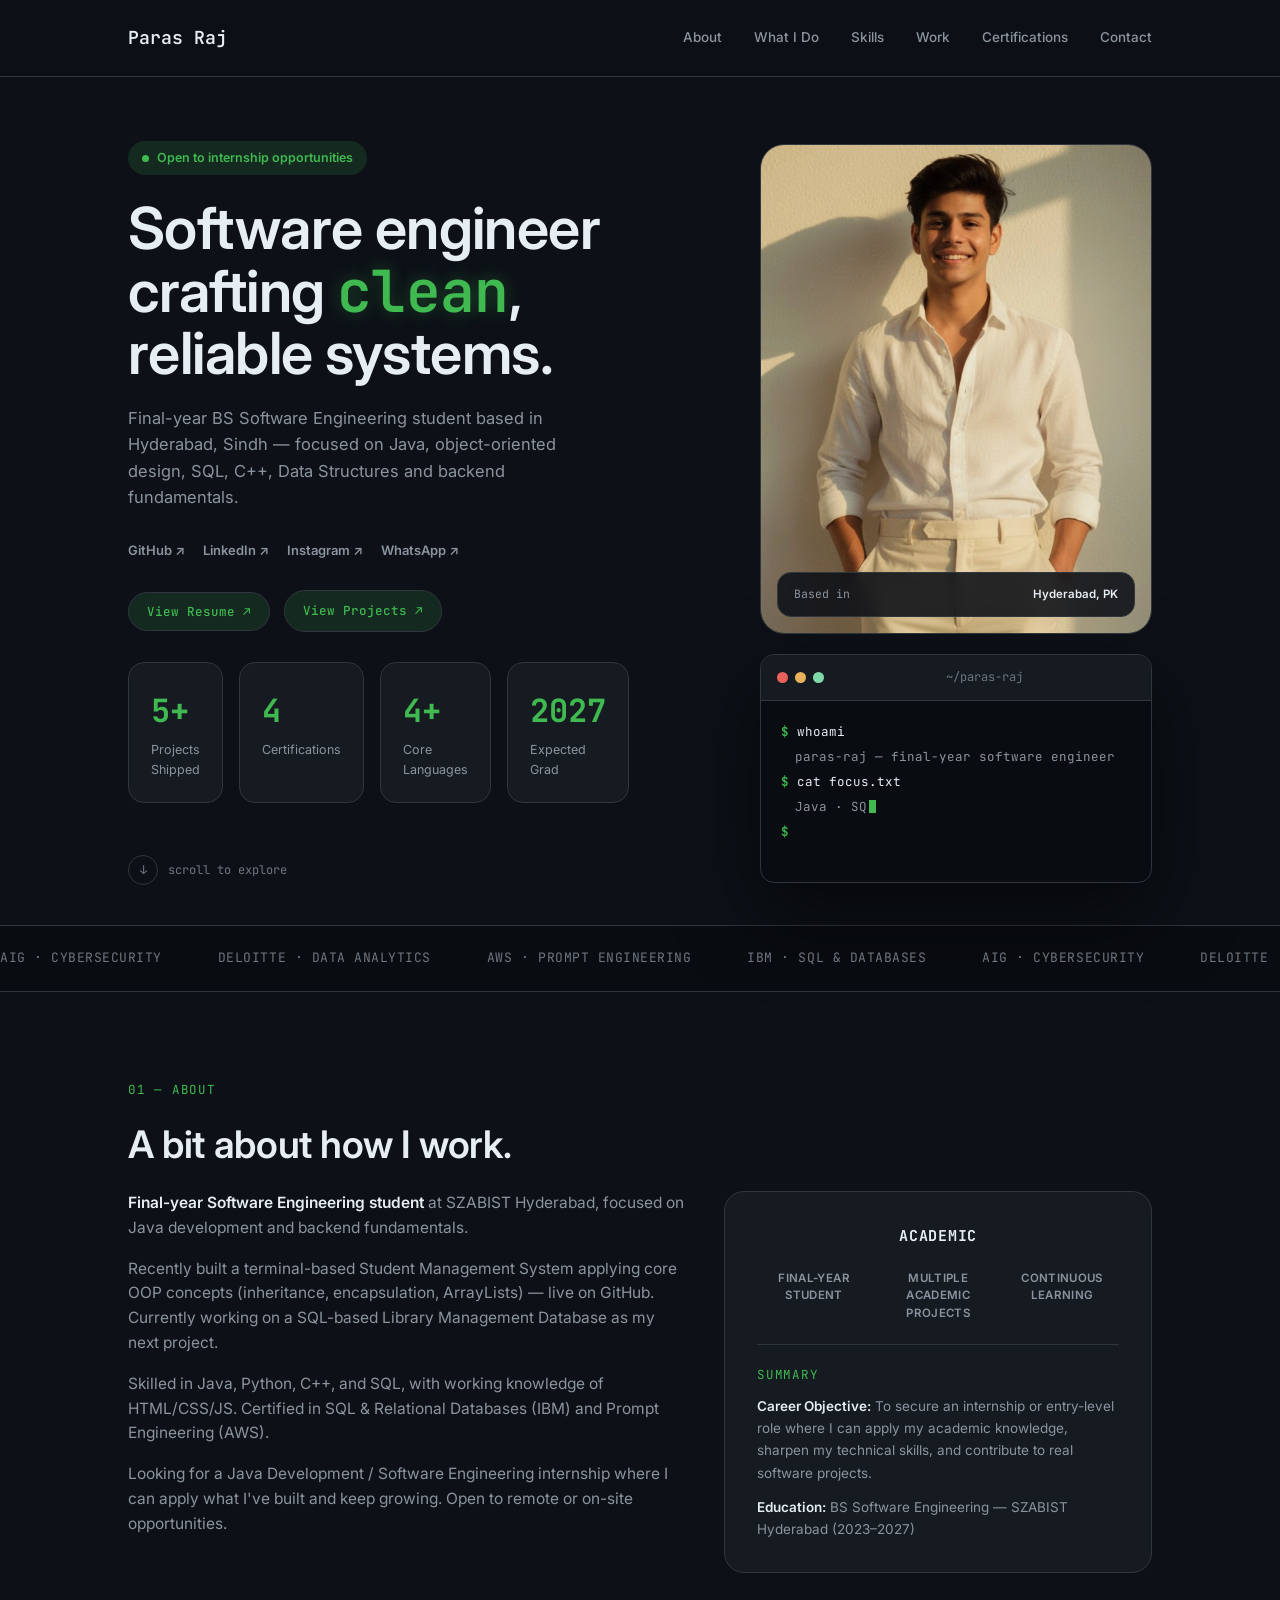
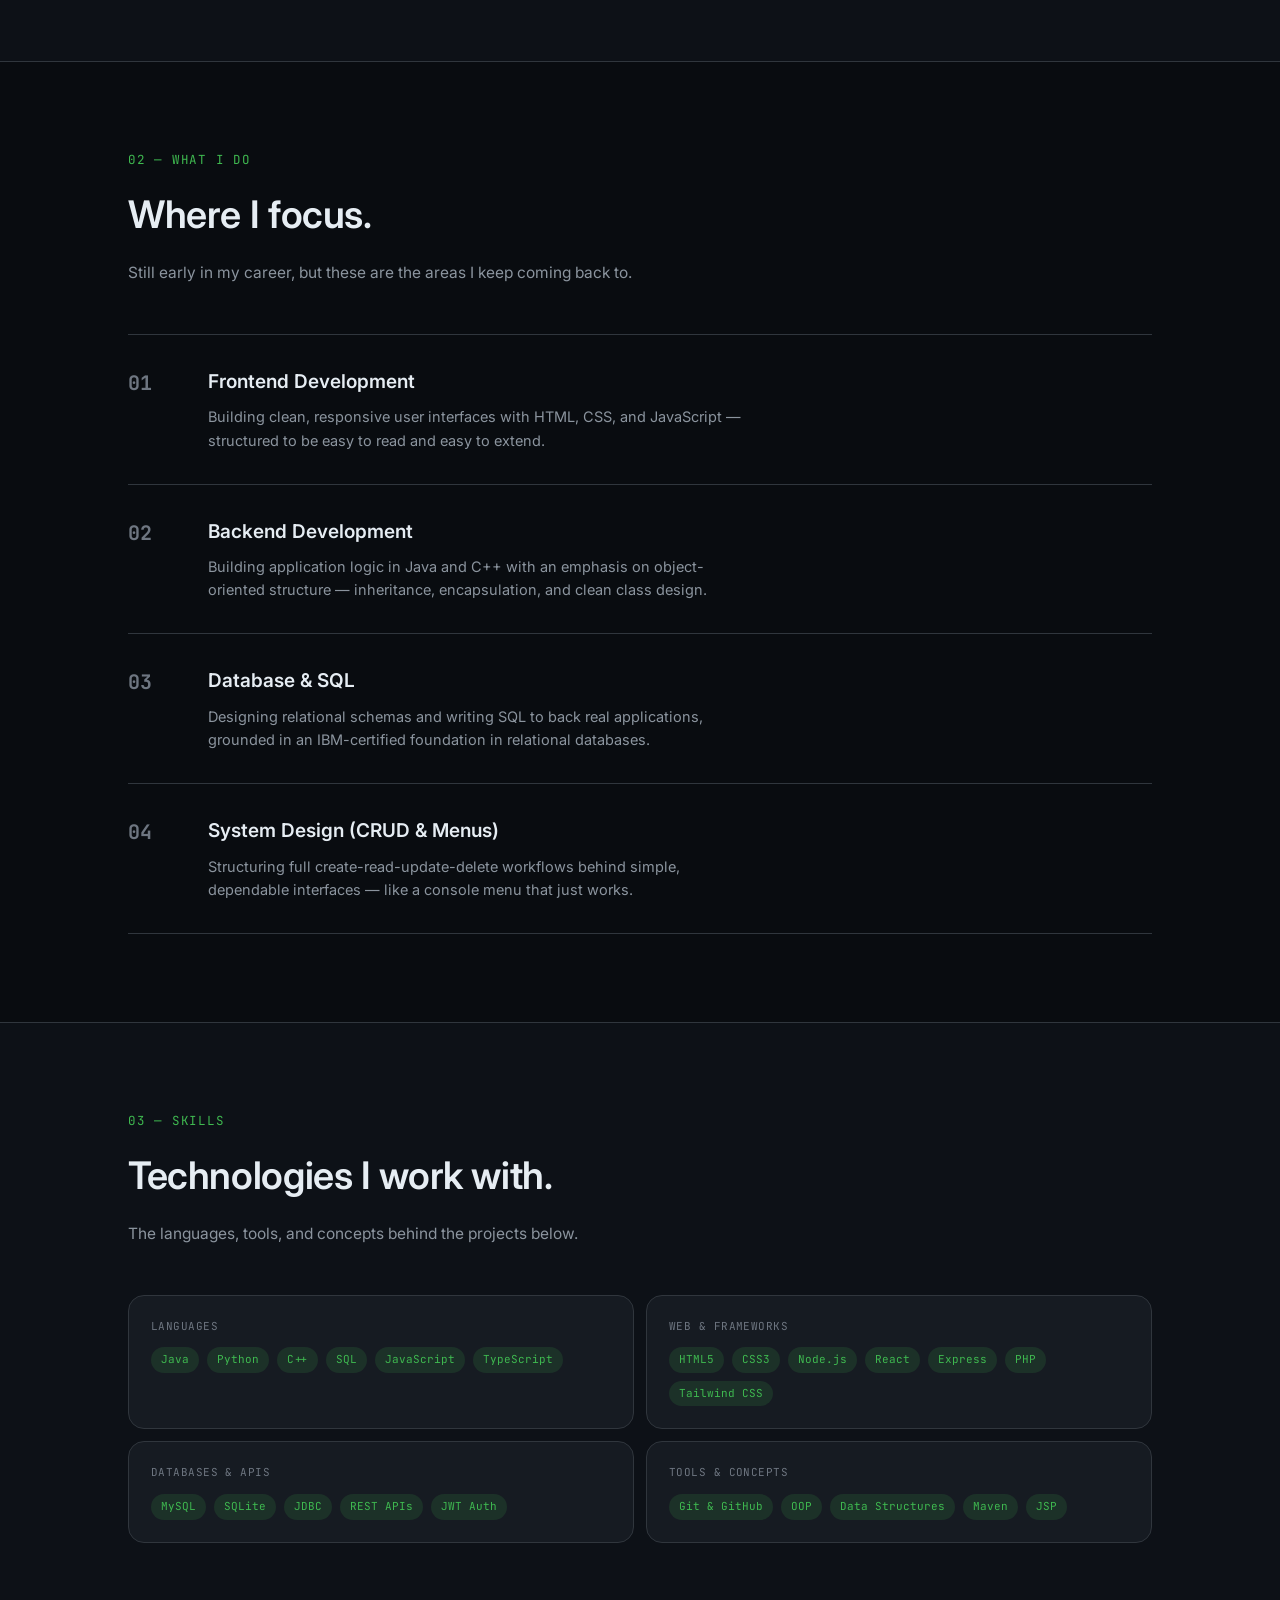
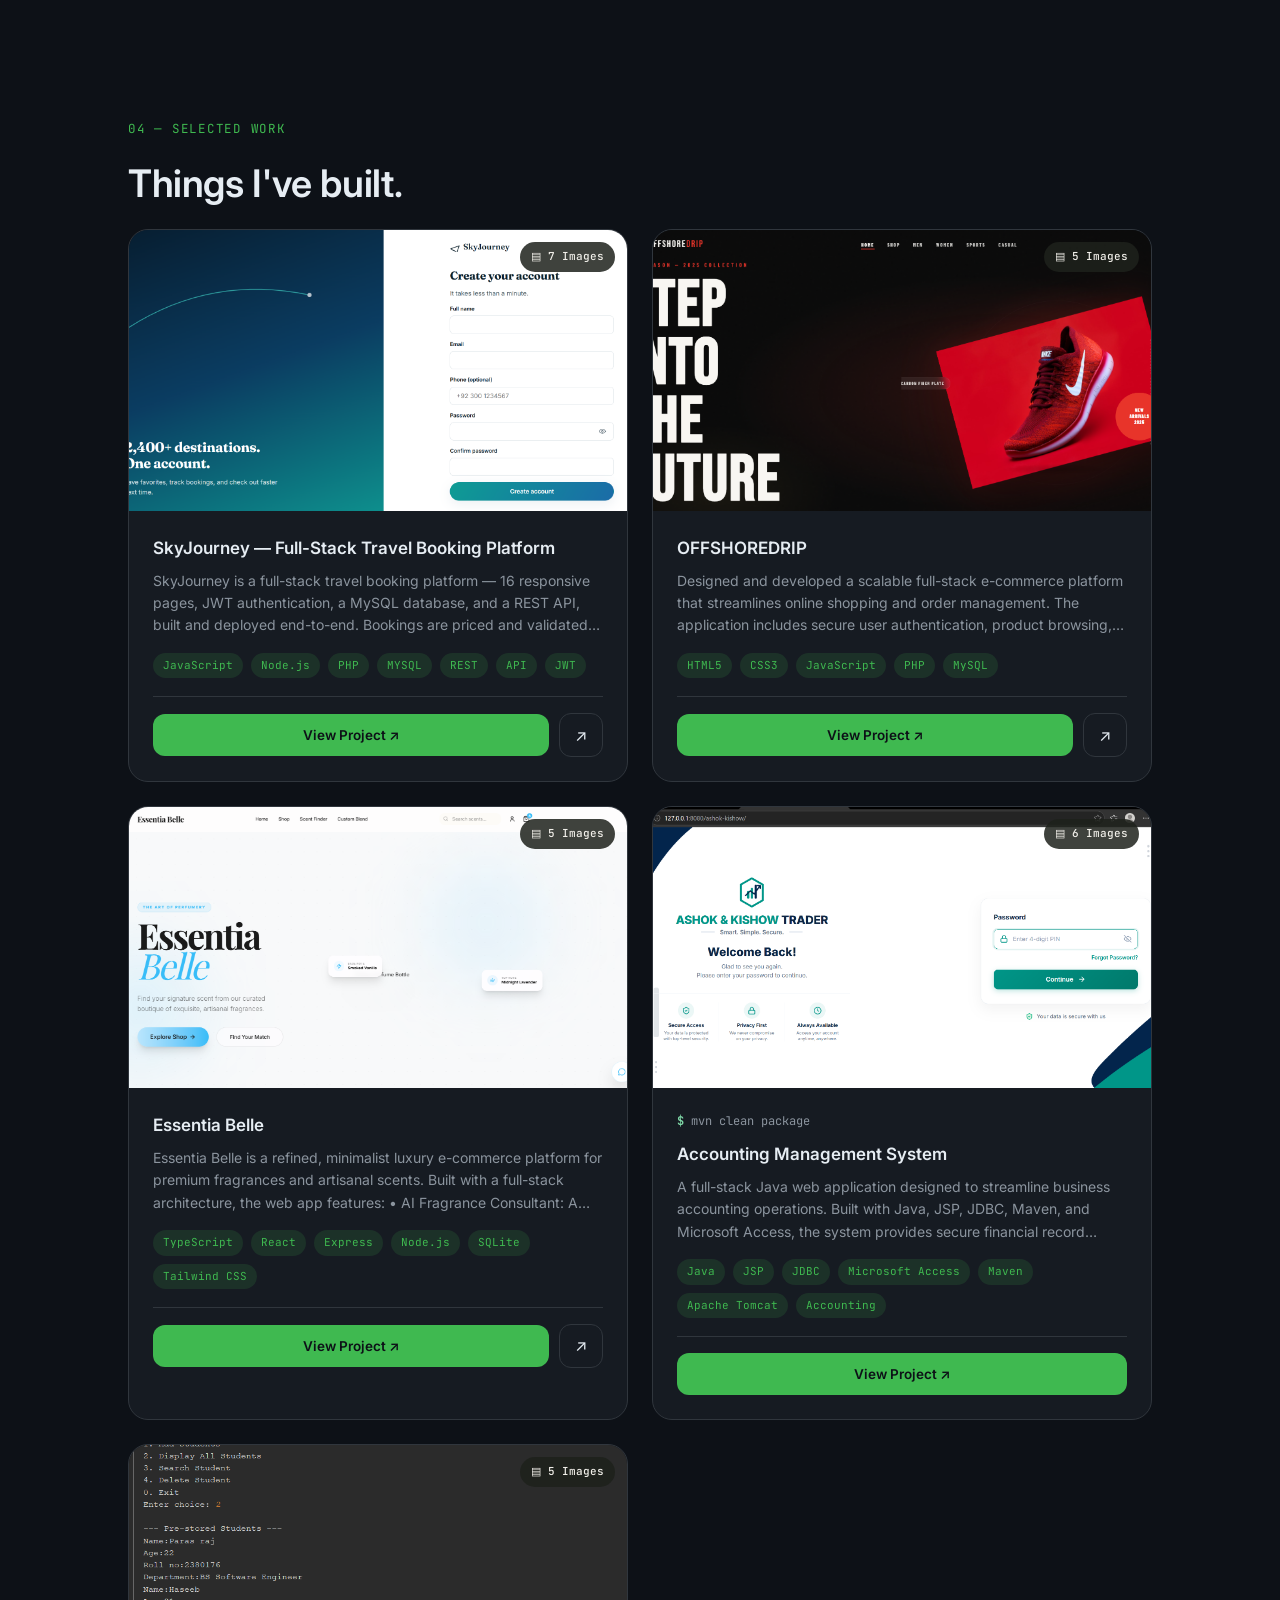
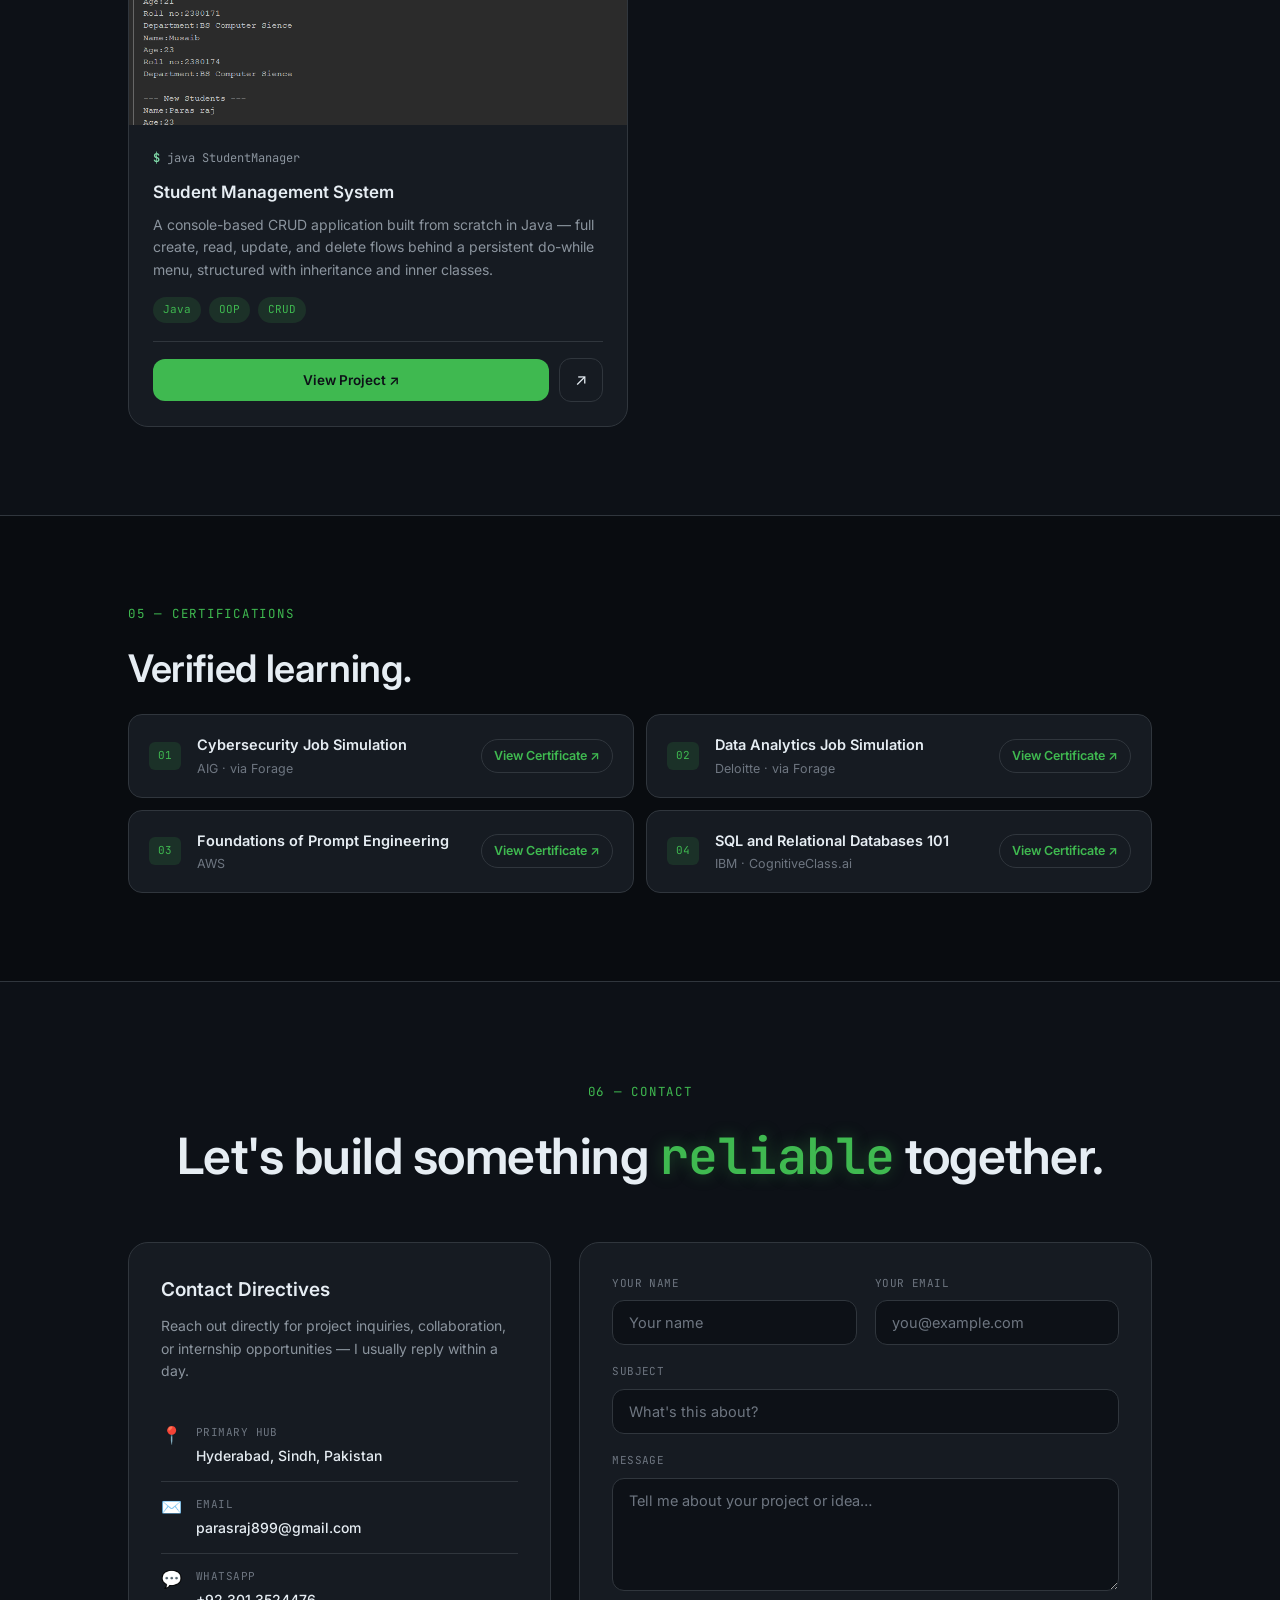
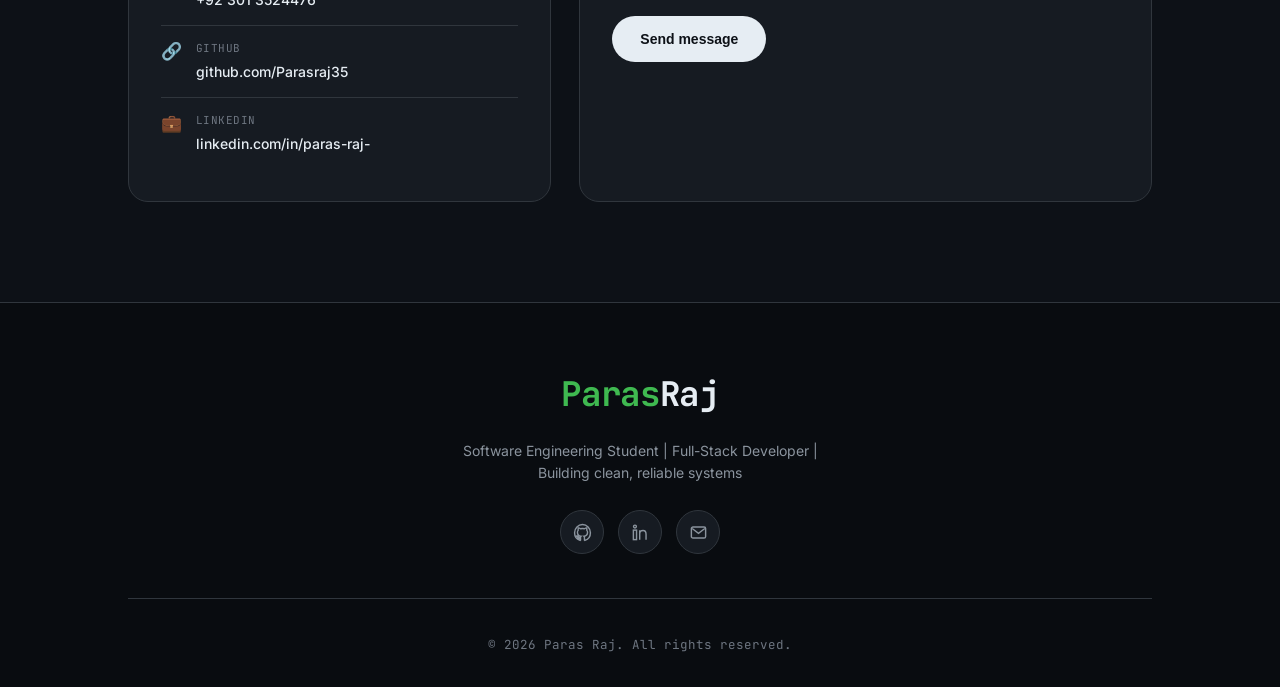
<file: index.html>
<!DOCTYPE html>
<html lang="en">
<head>
<meta charset="UTF-8">
<meta name="viewport" content="width=device-width, initial-scale=1.0">
<meta name="theme-color" content="#0D1117">
<title>Paras Raj — Software Engineer</title>
<link rel="preconnect" href="https://fonts.googleapis.com">
<link rel="preconnect" href="https://fonts.gstatic.com" crossorigin>
<link href="https://fonts.googleapis.com/css2?family=Inter:wght@400;500;600;700&family=JetBrains+Mono:wght@400;500;600;700&display=swap" rel="stylesheet">
<link rel="stylesheet" href="./styles.css?v=2">
</head>
<body>

<nav>
  <div class="wrap">

    <div class="logo">Paras Raj</div>

    <button class="menu-btn" id="menu-btn" aria-label="Toggle menu" aria-expanded="false">
      <span></span><span></span><span></span>
    </button>

    <div class="navlinks" id="navlinks">
      <a href="#about">About</a>
      <a href="#what-i-do">What I Do</a>
      <a href="#skills">Skills</a>
      <a href="#work">Work</a>
      <a href="#certifications">Certifications</a>
      <a href="#contact">Contact</a>
    </div>

  </div>
</nav>

<header class="hero">
  <div class="wrap hero-grid">
    <div>
      <div class="badge">Open to internship opportunities</div>
      <h1>Software engineer crafting <span class="em">clean</span>, reliable systems.</h1>
      <p class="hero-sub">Final-year BS Software Engineering student based in Hyderabad, Sindh — focused on Java, object-oriented design, SQL, C++, Data Structures and backend fundamentals.</p>
      <div class="social-row">
        <a href="https://github.com/Parasraj35" target="_blank" rel="noopener">GitHub ↗</a>
        <a href="https://www.linkedin.com/in/paras-raj-/" target="_blank" rel="noopener">LinkedIn ↗</a>
        <a href="https://www.instagram.com/paras.rx/" target="_blank" rel="noopener">Instagram ↗</a>
        <a href="https://wa.me/923013524476" target="_blank" rel="noopener">WhatsApp ↗</a>
      </div>
     <div class="hero-actions">
    <button type="button" class="btn-resume" onclick="openResume()">
        View Resume ↗
    </button>

    <a href="#work" class="btn-resume">
        View Projects ↗
    </a>
</div>
      <div class="stat-grid hero-stats">
        <div class="stat-card"><div class="stat-num" id="hero-stat-projects">5+</div><div class="stat-label">Projects Shipped</div></div>
        <div class="stat-card"><div class="stat-num">4</div><div class="stat-label">Certifications</div></div>
        <div class="stat-card"><div class="stat-num">4+</div><div class="stat-label">Core Languages</div></div>
        <div class="stat-card"><div class="stat-num">2027</div><div class="stat-label">Expected Grad</div></div>
      </div>
      <div class="scroll-cue">
        <div class="scroll-dot">↓</div>
        scroll to explore
      </div>
    </div>
    <div class="hero-visual">
    <div class="photo-card">
    <img src="./images/pic.webp" alt="Paras raj">
      <div class="photo-fallback">PR</div>
      <div class="photo-tag"><span>Based in</span><b>Hyderabad, PK</b></div>
    </div>

    <div class="term-window hero-terminal" aria-hidden="true">
      <div class="term-titlebar">
        <div class="term-dots"><span></span><span></span><span></span></div>
        <span class="term-title">~/paras-raj</span>
      </div>
      <div class="term-body hero-terminal-body" id="hero-terminal-body">
        <div class="term-line cmd" data-text="whoami"></div>
        <div class="term-line out" data-text="paras-raj — final-year software engineer"></div>
        <div class="term-line cmd" data-text="cat focus.txt"></div>
        <div class="term-line out" data-text="Java · SQL · C++ · OOP · Data Structures"></div>
        <div class="term-line cmd" data-text="echo $STATUS"></div>
        <div class="term-line out accent" data-text="open_to_internships"></div>
      </div>
    </div>
    </div>
  </div>
</header>

<div class="marquee-section">
  <div class="marquee-track">
    <span>AIG · Cybersecurity</span><span>Deloitte · Data Analytics</span><span>AWS · Prompt Engineering</span><span>IBM · SQL &amp; Databases</span>
    <span>AIG · Cybersecurity</span><span>Deloitte · Data Analytics</span><span>AWS · Prompt Engineering</span><span>IBM · SQL &amp; Databases</span>
  </div>
</div>

<section id="about">
  <div class="wrap">
    <span class="section-tag">01 — About</span>
    <h2>A bit about how I work.</h2>
    <div class="about-grid reveal">
      <div class="about-text">
        <p> <strong>Final-year Software Engineering student</strong>  at SZABIST Hyderabad, focused on Java development and backend fundamentals.</p>
        <p>Recently built a terminal-based Student Management System applying core OOP concepts (inheritance, encapsulation, ArrayLists) — live on GitHub. 
          Currently working on a SQL-based Library Management Database as my next project.</p>
          <p>Skilled in Java, Python, C++, and SQL, with working knowledge of HTML/CSS/JS. Certified in SQL & Relational Databases (IBM) and Prompt Engineering (AWS).</p>
          <p>Looking for a Java Development / Software Engineering internship where I can apply what I've built and keep growing. Open to remote or on-site opportunities.</p>
        </div>
      <div class="academic-card">
        <h3 class="academic-title">Academic</h3>
        <div class="academic-pillars">
          <div>Final-Year Student</div>
          <div>Multiple Academic Projects</div>
          <div>Continuous Learning</div>
        </div>
        <div class="academic-summary">
          <span class="section-tag">Summary</span>
          <p><strong>Career Objective:</strong> To secure an internship or entry-level role where I can apply my academic knowledge, sharpen my technical skills, and contribute to real software projects.</p>
          <p><strong>Education:</strong> BS Software Engineering — SZABIST Hyderabad (2023–2027)</p>
        </div>
      </div>
    </div>
  </div>
</section>

<section id="what-i-do" class="section-alt">
  <div class="wrap">
    <span class="section-tag">02 — What I Do</span>
    <h2>Where I focus.</h2>
    <p class="section-desc">Still early in my career, but these are the areas I keep coming back to.</p>
    <div class="do-list reveal">
      <div class="do-item">
        <div class="do-num">01</div>
        <div><div class="do-title">Frontend Development</div><div class="do-desc">Building clean, responsive user interfaces with HTML, CSS, and JavaScript — structured to be easy to read and easy to extend.</div></div>
      </div>
      <div class="do-item">
        <div class="do-num">02</div>
        <div><div class="do-title">Backend Development</div><div class="do-desc">Building application logic in Java and C++ with an emphasis on object-oriented structure — inheritance, encapsulation, and clean class design.</div></div>
      </div>
      <div class="do-item">
        <div class="do-num">03</div>
        <div><div class="do-title">Database &amp; SQL</div><div class="do-desc">Designing relational schemas and writing SQL to back real applications, grounded in an IBM-certified foundation in relational databases.</div></div>
      </div>
      <div class="do-item">
        <div class="do-num">04</div>
        <div><div class="do-title">System Design (CRUD &amp; Menus)</div><div class="do-desc">Structuring full create-read-update-delete workflows behind simple, dependable interfaces — like a console menu that just works.</div></div>
      </div>
    </div>
  </div>
</section>

<section id="skills">
  <div class="wrap">
    <span class="section-tag">03 — Skills</span>
    <h2>Technologies I work with.</h2>
    <p class="section-desc">The languages, tools, and concepts behind the projects below.</p>
    <div class="cert-grid reveal">
      <div class="stat-card">
        <div class="info-label">Languages</div>
        <div class="work-tags">
          <span class="tag">Java</span><span class="tag">Python</span><span class="tag">C++</span><span class="tag">SQL</span><span class="tag">JavaScript</span><span class="tag">TypeScript</span>
        </div>
      </div>
      <div class="stat-card">
        <div class="info-label">Web &amp; Frameworks</div>
        <div class="work-tags">
          <span class="tag">HTML5</span><span class="tag">CSS3</span><span class="tag">Node.js</span><span class="tag">React</span><span class="tag">Express</span><span class="tag">PHP</span><span class="tag">Tailwind CSS</span>
        </div>
      </div>
      <div class="stat-card">
        <div class="info-label">Databases &amp; APIs</div>
        <div class="work-tags">
          <span class="tag">MySQL</span><span class="tag">SQLite</span><span class="tag">JDBC</span><span class="tag">REST APIs</span><span class="tag">JWT Auth</span>
        </div>
      </div>
      <div class="stat-card">
        <div class="info-label">Tools &amp; Concepts</div>
        <div class="work-tags">
          <span class="tag">Git &amp; GitHub</span><span class="tag">OOP</span><span class="tag">Data Structures</span><span class="tag">Maven</span><span class="tag">JSP</span>
        </div>
      </div>
    </div>
  </div>
</section>

<section id="work">
  <div class="wrap">
    <span class="section-tag">04 — Selected Work</span>
    <h2>Things I've built.</h2>
    <div class="work-grid reveal" id="work-grid"></div>
  </div>
</section>

<section id="certifications" class="section-alt">
  <div class="wrap">
    <span class="section-tag">05 — Certifications</span>
    <h2>Verified learning.</h2>
    <div class="cert-grid reveal">
      <div class="cert-row" onclick="openCert('./certificate cyber.pdf',
       'Cybersecurity Job Simulation','AIG · via Forage')"><div class="cert-idx">01</div><div><div class="cert-name">Cybersecurity Job Simulation</div><div class="cert-issuer">AIG · via Forage</div></div><span class="cert-view">View Certificate ↗</span></div>
      <div class="cert-row" onclick="openCert('./Data Analytics.pdf','Data Analytics Job Simulation','Deloitte · via Forage')"><div class="cert-idx">02</div><div><div class="cert-name">Data Analytics Job Simulation</div><div class="cert-issuer">Deloitte · via Forage</div></div><span class="cert-view">View Certificate ↗</span></div>
      <div class="cert-row" onclick="openCert('./Foundation of prompt engineering.pdf','Foundations of Prompt Engineering','AWS')"><div class="cert-idx">03</div><div><div class="cert-name">Foundations of Prompt Engineering</div><div class="cert-issuer">AWS</div></div><span class="cert-view">View Certificate ↗</span></div>
      <div class="cert-row" onclick="openCert('./SQL and Relational Database.pdf','SQL and Relational Databases 101','IBM · CognitiveClass.ai')"><div class="cert-idx">04</div><div><div class="cert-name">SQL and Relational Databases 101</div><div class="cert-issuer">IBM · CognitiveClass.ai</div></div><span class="cert-view">View Certificate ↗</span></div>
    </div>
  </div>
</section>

<section class="contact-section" id="contact">
  <div class="wrap">
    <span class="section-tag">06 — Contact</span>
    <div class="contact-headline">Let's build something <span class="em">reliable</span> together.</div>

    <div class="contact-split reveal">
      <div class="contact-info-card">
        <h3>Contact Directives</h3>
        <p class="contact-info-desc">Reach out directly for project inquiries, collaboration, or internship opportunities — I usually reply within a day.</p>

        <div class="info-row">
          <span class="info-icon">📍</span>
          <div><div class="info-label">Primary Hub</div><div class="info-value">Hyderabad, Sindh, Pakistan</div></div>
        </div>
        <div class="info-row">
          <span class="info-icon">✉️</span>
          <div><div class="info-label">Email</div><div class="info-value"><a href="mailto:parasraj899@gmail.com">parasraj899@gmail.com</a></div></div>
        </div>
        <div class="info-row">
          <span class="info-icon">💬</span>
          <div><div class="info-label">WhatsApp</div><div class="info-value"><a href="https://wa.me/923013524476" target="_blank" rel="noopener">+92 301 3524476</a></div></div>
        </div>
        <div class="info-row">
          <span class="info-icon">🔗</span>
          <div><div class="info-label">GitHub</div><div class="info-value"><a href="https://github.com/Parasraj35" target="_blank" rel="noopener">github.com/Parasraj35</a></div></div>
        </div>
        <div class="info-row">
          <span class="info-icon">💼</span>
          <div><div class="info-label">LinkedIn</div><div class="info-value"><a href="https://www.linkedin.com/in/paras-raj-/" target="_blank" rel="noopener">linkedin.com/in/paras-raj-</a></div></div>
        </div>
      </div>

      <form id="contact-form" class="contact-form">
        <div class="form-row">
          <div class="field-group">
            <label>Your Name</label>
            <input type="text" name="name" placeholder="Your name" required>
          </div>
          <div class="field-group">
            <label>Your Email</label>
            <input type="email" name="email" placeholder="you@example.com" required>
          </div>
        </div>
        <div class="field-group">
          <label>Subject</label>
          <input type="text" name="subject" placeholder="What's this about?">
        </div>
        <div class="field-group">
          <label>Message</label>
          <textarea name="message" rows="5" placeholder="Tell me about your project or idea…" required></textarea>
        </div>
        <button type="submit" class="btn-solid" id="form-submit">Send message</button>
        <p id="form-status" class="form-status"></p>
      </form>
    </div>
  </div>
</section>

<footer>
  <div class="wrap footer-inner">
    <div class="footer-name"><span class="first">Paras</span><span class="last">Raj</span></div>
    <p class="footer-tagline">Software Engineering Student | Full-Stack Developer | Building clean, reliable systems</p>

    <div class="footer-socials">
      <a href="https://github.com/Parasraj35" target="_blank" rel="noopener" aria-label="GitHub">
        <svg viewBox="0 0 24 24" fill="none" stroke="currentColor" stroke-width="1.8"><path d="M12 2C6.48 2 2 6.58 2 12.25c0 4.53 2.87 8.37 6.84 9.73.5.1.68-.22.68-.49 0-.24-.01-1.04-.01-1.89-2.78.62-3.37-1.21-3.37-1.21-.46-1.19-1.11-1.51-1.11-1.51-.91-.63.07-.62.07-.62 1 .07 1.53 1.05 1.53 1.05.89 1.55 2.34 1.1 2.91.84.09-.66.35-1.1.63-1.36-2.22-.26-4.56-1.14-4.56-5.07 0-1.12.39-2.03 1.03-2.75-.1-.26-.45-1.31.1-2.73 0 0 .84-.27 2.75 1.05a9.36 9.36 0 0 1 5 0c1.91-1.32 2.75-1.05 2.75-1.05.55 1.42.2 2.47.1 2.73.64.72 1.03 1.63 1.03 2.75 0 3.94-2.35 4.8-4.58 5.06.36.32.68.94.68 1.9 0 1.37-.01 2.47-.01 2.81 0 .27.18.6.69.49A10.26 10.26 0 0 0 22 12.25C22 6.58 17.52 2 12 2Z"/></svg>
      </a>
      <a href="https://www.linkedin.com/in/paras-raj-/" target="_blank" rel="noopener" aria-label="LinkedIn">
        <svg viewBox="0 0 24 24" fill="none" stroke="currentColor" stroke-width="1.8"><rect x="3" y="9" width="4" height="12"/><circle cx="5" cy="4.5" r="1.8"/><path d="M11 9v12M11 13.5c0-2.5 2-4 4.2-4 2.8 0 3.8 1.9 3.8 4.6V21"/></svg>
      </a>
      <a href="https://mail.google.com/mail/?view=cm&fs=1&to=parasraj899@gmail.com" target="_blank" rel="noopener" aria-label="Email">
        <svg viewBox="0 0 24 24" fill="none" stroke="currentColor" stroke-width="1.8"><rect x="3" y="5" width="18" height="14" rx="2"/><path d="m4 7 8 6 8-6"/></svg>
      </a>
    </div>

    <div class="footer-divider"></div>
    <div class="footer-bottom">© 2026 Paras Raj. All rights reserved.</div>
  </div>
</footer>

<button class="scroll-top" id="scroll-top" aria-label="Scroll to top">
  <svg width="20" height="20" viewBox="0 0 24 24" fill="none" stroke="currentColor" stroke-width="2.2"><path d="M12 19V5M5 12l7-7 7 7"/></svg>
</button>

<!-- PROJECT DETAIL MODAL -->
<div class="modal-overlay" id="project-modal" onclick="if(event.target===this) closeModals()">
  <div class="term-window">
    <div class="term-titlebar">
      <div class="term-dots"><span></span><span></span><span></span></div>
      <span class="term-title" id="project-modal-path">~/projects/view</span>
      <button class="term-close" onclick="closeModals()">✕</button>
    </div>
    <div class="term-body">
      <div class="carousel" id="project-carousel">
        <div class="carousel-track" id="carousel-track"></div>
        <button class="carousel-nav carousel-prev" onclick="carouselMove(-1)">‹</button>
        <button class="carousel-nav carousel-next" onclick="carouselMove(1)">›</button>
        <div class="carousel-dots" id="carousel-dots"></div>
      </div>
      <div class="modal-title" id="project-modal-title"></div>
      <p class="modal-desc" id="project-modal-desc"></p>
      <div class="modal-tags" id="project-modal-tags"></div>
      <div class="modal-links" id="project-modal-links"></div>
    </div>
  </div>
</div>

<!-- RESUME MODAL -->
<div class="modal-overlay" id="resume-modal" onclick="if(event.target===this) closeModals()">
  <div class="term-window term-window-sm">
    <div class="term-titlebar">
      <div class="term-dots"><span></span><span></span><span></span></div>
      <span class="term-title">~/resume</span>
      <button class="term-close" onclick="closeModals()">✕</button>
    </div>
    <div class="term-body">
      <div class="resume-body">
        <div class="modal-title">Paras Raj — Resume</div>
        <p>View or download the latest copy of my resume as a PDF.</p>
        <div class="modal-links">
          <a href="./resume.pdf" target="_blank" rel="noopener">Open Resume ↗</a>
          <a href="./resume.pdf" download class="secondary">Download PDF</a>
        </div>
      </div>
    </div>
  </div>
</div>

<div class="modal-overlay" id="cert-modal" onclick="if(event.target===this) closeModals()">
  <div class="term-window cert-modal-window">
    <div class="term-titlebar">
      <div class="term-dots"><span></span><span></span><span></span></div>
      <span class="term-title" id="cert-modal-title">~/certificate</span>
      <button class="term-close" onclick="closeModals()">✕</button>
    </div>

    <div class="cert-frame-wrap">
      <iframe id="cert-frame" src="" title="Certificate preview"></iframe>
    </div>

    <div class="cert-mobile-fallback">
      <svg viewBox="0 0 24 24" fill="none" stroke="currentColor" stroke-width="1.6"><path d="M14 2H6a2 2 0 0 0-2 2v16a2 2 0 0 0 2 2h12a2 2 0 0 0 2-2V8z"/><path d="M14 2v6h6"/></svg>
      <p>PDF preview isn't reliable in mobile browsers — tap below to open the certificate in your PDF viewer.</p>
      <a class="cert-mobile-open" id="cert-mobile-link" href="" target="_blank" rel="noopener">Open Certificate ↗</a>
    </div>

    <div class="cert-footer">
      <span id="cert-modal-issuer"></span>
      <a id="cert-open-link" href="" target="_blank" rel="noopener">Open in new tab ↗</a>
    </div>
  </div>
</div>

<script>
const menuBtn = document.getElementById("menu-btn");
const navLinks = document.getElementById("navlinks");

function setMenu(open){
  navLinks.classList.toggle("active", open);
  menuBtn.classList.toggle("active", open);
  menuBtn.setAttribute("aria-expanded", open ? "true" : "false");
}

menuBtn.addEventListener("click", () => {
    setMenu(!navLinks.classList.contains("active"));
});

navLinks.querySelectorAll("a").forEach(link => {
  link.addEventListener("click", () => setMenu(false));
});

document.addEventListener("click", (e) => {
  if(navLinks.classList.contains("active") && !navLinks.contains(e.target) && !menuBtn.contains(e.target)){
    setMenu(false);
  }
});

document.addEventListener("keydown", (e) => {
  if(e.key === "Escape") setMenu(false);
});

const scrollTopBtn = document.getElementById("scroll-top");
window.addEventListener("scroll", () => {
  scrollTopBtn.classList.toggle("visible", window.scrollY > 480);
});
scrollTopBtn.addEventListener("click", () => {
  window.scrollTo({ top: 0, behavior: "smooth" });
});

// 1. Sign up free at https://formspree.io using your email.
// 2. Create a new form, copy the endpoint it gives you (looks like https://formspree.io/f/xxxxxxxx).
// 3. Paste it below in place of YOUR_FORM_ID.
const FORM_ENDPOINT = "https://formspree.io/f/xaqgrpbl";

const form = document.getElementById('contact-form');
const status = document.getElementById('form-status');
const submitBtn = document.getElementById('form-submit');

form.addEventListener('submit', async (e) => {
  e.preventDefault();
  status.textContent = '';
  status.className = 'form-status';
  submitBtn.disabled = true;
  submitBtn.textContent = 'Sending…';

  try{
    const res = await fetch(FORM_ENDPOINT, {
      method: 'POST',
      headers: { 'Accept': 'application/json' },
      body: new FormData(form)
    });
    if(res.ok){
      form.reset();
      status.textContent = "Sent — I'll get back to you soon.";
      status.classList.add('ok');
    } else {
      status.textContent = "Something went wrong. Try emailing me directly instead.";
      status.classList.add('err');
    }
  } catch(err){
    status.textContent = "Couldn't send right now. Try emailing me directly instead.";
    status.classList.add('err');
  } finally {
    submitBtn.disabled = false;
    submitBtn.textContent = 'Send message';
  }
});

/* ---------- PROJECTS: default data + localStorage override ---------- */
const DEFAULT_PROJECTS = [
  
{
  id: "project-1783946907745",
  title: "SkyJourney — Full-Stack Travel Booking Platform",
  desc: "SkyJourney is a full-stack travel booking platform — 16 responsive pages, JWT authentication, a MySQL database, and a REST API, built and deployed end-to-end. Bookings are priced and validated entirely server-side (never trusting client-submitted totals), flight seat inventory is locked with row-level transactions to prevent overbooking, and round-trip flights support independent fare classes per leg. Includes a role-based admin dashboard for managing packages and viewing live booking/revenue data.",
  tags: [
    "JavaScript",
    "Node.js",
    "PHP",
    "MYSQL",
    "REST",
    "API",
    "JWT",
  ],
images: [
  "./images/skyjourney/signin.PNG",
  "./images/skyjourney/login.PNG",
  "./images/skyjourney/home.PNG",
  "./images/skyjourney/packages.PNG",
  "./images/skyjourney/hotels.PNG",
  "./images/skyjourney/flights.PNG",
  "./images/skyjourney/about.PNG",
],
  links: [
    { label: "Live ↗", url: "https://skyjourney.freehosting.dev" },
    { label: "Source ↗", url: "https://github.com/Parasraj35/SkyJourney" }
  ]
},  

{
  id: "project-1783696476086",
  title: "OFFSHOREDRIP",
  desc: "Designed and developed a scalable full-stack e-commerce platform that streamlines online shopping and order management. The application includes secure user authentication, product browsing, shopping cart functionality, customer reviews, real-time order tracking, and an admin dashboard for inventory and order management. Performance is optimized through custom server-side caching, while comprehensive security measures—including prepared SQL statements, input sanitization, secure session handling, and role-based access control—ensure reliable and protected transactions.",
  tags: [
    "HTML5",
    "CSS3",
    "JavaScript",
    "PHP",
    "MySQL"
  ],
images: [
  "./images/OffShoreDrips/home.png",
  "./images/OffShoreDrips/categories.png.png",
  "./images/OffShoreDrips/shop-all.png",
  "./images/OffShoreDrips/reviews.png",
  "./images/OffShoreDrips/filters.png"
],
  links: [
    { label: "Live ↗", url: "https://offshoreddrip.infinityfree.io/?i=1" },
    { label: "Source ↗", url: "https://github.com/Parasraj35/OffshoreDrip" }
  ]
},

{
  id: "Essentia-Belle",
  title: "Essentia Belle",
  desc: "Essentia Belle is a refined, minimalist luxury e-commerce platform for premium fragrances and artisanal scents. Built with a full-stack architecture, the web app features: • AI Fragrance Consultant: A conversational AI assistant powered by Google Gemini that provides point-to-point fragrance recommendations tailored to user moods and occasions. • Dynamic Inventory Dashboard: A comprehensive Admin dashboard with full CRUD capabilities allowing real-time additions and management of custom perfumes, olfactory notes (Top, Heart, Base), and pricing. • Persistent Database Architecture: Integrated Express backend backed by a lightweight, transaction-safe SQLite database (better-sqlite3) for high performance and state preservation. • Custom Blending: Interactive Custom Scent Finder tool supporting bespoke scent curation and laboratory request logs. • High-End Design: A buttery-smooth UI focusing on premium, high-contrast typography, delicate spacing, and beautiful interactive micro-interactions built with Tailwind CSS and Motion.",
  tags: [
    "TypeScript",
    "React",
    "Express",
    "Node.js",
    "SQLite",
    "Tailwind CSS",
  ],
images: [
  "./images/bella/home.png",
  "./images/bella/demo.png",
  "./images/bella/fotter.PNG",
  "./images/bella/admin.PNG",
  "./images/bella/custom.PNG"
],
  links: [
    { label: "Live ↗", url: "https://essentia-belle-production.up.railway.app/" },
    { label: "Source ↗", url: "https://github.com/Parasraj35/Essentia-Belle" }
  ]
},
{
  id: "accounting-management-system",
  title: "Accounting Management System",
  terminal: "$ mvn clean package\n====================\n✔ User Authentication\n✔ Ledger Management\n✔ Voucher Management\n✔ Transaction Processing\n✔ Financial Reports\n✔ System Ready",
  desc: "A full-stack Java web application designed to streamline business accounting operations. Built with Java, JSP, JDBC, Maven, and Microsoft Access, the system provides secure financial record management, voucher processing, ledger maintenance, transaction tracking, and comprehensive report generation through a modular architecture.",
  tags: [
    "Java",
    "JSP",
    "JDBC",
    "Microsoft Access",
    "Maven",
    "Apache Tomcat",
    "Accounting"
  ],
  images: [
    "./images/Account/1.png",
    "./images/Account/2.png",
    "./images/Account/3.png",
    "./images/Account/4.png",
    "./images/Account/5.png",
    "./images/Account/6.png",
  ],
},
  {
    id: "student-manager",
    title: "Student Management System",
    terminal: "$ java StudentManager\n====================\n1. Add Student\n2. View Students\n3. Update Record\n4. Delete Student\n5. Menu",
    desc: "A console-based CRUD application built from scratch in Java — full create, read, update, and delete flows behind a persistent do-while menu, structured with inheritance and inner classes.",
    tags: ["Java", "OOP", "CRUD"],
    images: [
      "./images/java/add.PNG",
      "./images/java/Capture.PNG",
      "./images/java/delete.PNG",
      "./images/java/exist.PNG",
      "./images/java/search.PNG"
    ],
    links: [{ label: "Source ↗", url: "https://github.com/Parasraj35/Student-Management-System" }]
  },
];

function loadProjects(){
  try{
    const raw = localStorage.getItem('pr_projects');
    if(raw){
      const parsed = JSON.parse(raw);
      if(Array.isArray(parsed) && parsed.length) return parsed;
    }
  }catch(e){ /* fall through to defaults */ }
  return DEFAULT_PROJECTS;
}

let PROJECTS = loadProjects();
let currentProject = null;
let currentSlide = 0;

function escapeHtml(str){
  return String(str || '').replace(/[&<>"']/g, m => ({'&':'&amp;','<':'&lt;','>':'&gt;','"':'&quot;',"'":'&#39;'}[m]));
}

function renderWorkGrid(){
  const grid = document.getElementById('work-grid');
  if(!grid) return;
  grid.innerHTML = PROJECTS.map((p, i) => {
    const tags = (p.tags || []).map(t => `<span class="tag">${escapeHtml(t)}</span>`).join('');
    const images = p.images || [];
    const thumb = images.length
      ? `<img src="${escapeHtml(images[0])}" alt="${escapeHtml(p.title)}">`
      : `<span class="thumb-fallback">◧ preview coming soon</span>`;
    const badge = images.length ? `<div class="work-thumb-badge">▤ ${images.length} Image${images.length > 1 ? 's' : ''}</div>` : '';
    const links = p.links || [];
    const iconLink = links.find(l => /github/i.test(l.url || '')) || links[0];
    const iconBtn = iconLink
      ? `<a class="btn-view-icon" href="${escapeHtml(iconLink.url)}" target="_blank" rel="noopener" title="${escapeHtml(iconLink.label)}">↗</a>`
      : '';
    const cmd = (p.terminal || '').split('\n')[0].trim();
    const cmdLine = cmd ? `<div class="work-cmd">${escapeHtml(cmd.replace(/^\$\s*/, ''))}</div>` : '';
    return `
      <div class="work-card">
        <div class="work-thumb">${thumb}${badge}</div>
        <div class="work-body">
          ${cmdLine}
          <div class="work-title">${escapeHtml(p.title)}</div>
          <p class="work-desc">${escapeHtml(p.desc || '')}</p>
          <div class="work-tags">${tags}</div>
          <div class="work-foot">
            <button type="button" class="btn-view" onclick="openProject(${i})">View Project ↗</button>
            ${iconBtn}
          </div>
        </div>
      </div>`;
  }).join('');
}

function buildCarousel(images){
  const track = document.getElementById('carousel-track');
  const dots = document.getElementById('carousel-dots');
  const slides = (images && images.length) ? images : [null];
  track.innerHTML = slides.map(src => src
    ? `<div class="carousel-slide"><img src="${escapeHtml(src)}" alt=""></div>`
    : `<div class="carousel-slide"><span class="ph-icon">◧ image coming soon</span></div>`
  ).join('');
  dots.innerHTML = slides.map((_, i) => `<span class="${i === 0 ? 'active' : ''}"></span>`).join('');
  currentSlide = 0;
  document.getElementById('project-carousel').dataset.count = slides.length;
}

function carouselMove(dir){
  const track = document.getElementById('carousel-track');
  const dots = document.getElementById('carousel-dots').children;
  const count = parseInt(document.getElementById('project-carousel').dataset.count || '1', 10);
  currentSlide = (currentSlide + dir + count) % count;
  track.style.transform = `translateX(-${currentSlide * 100}%)`;
  Array.from(dots).forEach((d, i) => d.classList.toggle('active', i === currentSlide));
}

function openProject(i){
  const p = PROJECTS[i];
  if(!p) return;
  currentProject = p;
  document.getElementById('project-modal-path').textContent = `~/projects/${p.id || 'view'}`;
  document.getElementById('project-modal-title').textContent = p.title;
  document.getElementById('project-modal-desc').textContent = p.desc || '';
  document.getElementById('project-modal-tags').innerHTML = (p.tags || []).map(t => `<span class="tag">${escapeHtml(t)}</span>`).join('');
  document.getElementById('project-modal-links').innerHTML = (p.links || []).map((l, idx) =>
    `<a href="${escapeHtml(l.url)}" target="_blank" rel="noopener" class="${idx > 0 ? 'secondary' : ''}">${escapeHtml(l.label)}</a>`
  ).join('') || '';
  buildCarousel(p.images);
  document.getElementById('project-modal').classList.add('open');
  document.body.style.overflow = 'hidden';
}

function openResume(){
  document.getElementById('resume-modal').classList.add('open');
  document.body.style.overflow = 'hidden';
}

function openCert(file, title, issuer){
  document.getElementById('cert-frame').src = file + '#toolbar=0&navpanes=0&view=FitH';
  document.getElementById('cert-open-link').href = file;
  document.getElementById('cert-mobile-link').href = file;
  document.getElementById('cert-modal-title').textContent = title;
  document.getElementById('cert-modal-issuer').textContent = issuer || '';
  document.getElementById('cert-modal').classList.add('open');
  document.body.style.overflow = 'hidden';
}

function closeModals(){
  document.getElementById('project-modal').classList.remove('open');
  document.getElementById('resume-modal').classList.remove('open');
  document.getElementById('cert-modal').classList.remove('open');
  document.getElementById('cert-frame').src = '';
  document.body.style.overflow = '';
}

document.addEventListener('keydown', e => { if(e.key === 'Escape') closeModals(); });

renderWorkGrid();

const heroProjectStat = document.getElementById('hero-stat-projects');
if(heroProjectStat) heroProjectStat.textContent = PROJECTS.length + '+';

function typeHeroTerminal(){
  const lines = document.querySelectorAll('#hero-terminal-body .term-line');
  if(!lines.length) return;
  const reduceMotion = window.matchMedia('(prefers-reduced-motion: reduce)').matches;
  if(reduceMotion){
    lines.forEach(el => { el.textContent = el.dataset.text || ''; });
    const cursor = document.createElement('span');
    cursor.className = 'term-cursor';
    lines[lines.length - 1].appendChild(cursor);
    return;
  }
  let i = 0;
  function typeLine(){
    if(i >= lines.length) return;
    const el = lines[i];
    const text = el.dataset.text || '';
    const speed = el.classList.contains('cmd') ? 45 : 16;
    let c = 0;
    const timer = setInterval(() => {
      c++;
      document.querySelectorAll('#hero-terminal-body .term-cursor').forEach(cur => cur.remove());
      el.textContent = text.slice(0, c);
      const cursor = document.createElement('span');
      cursor.className = 'term-cursor';
      el.appendChild(cursor);
      if(c >= text.length){
        clearInterval(timer);
        i++;
        if(i < lines.length) setTimeout(typeLine, 260);
      }
    }, speed);
  }
  typeLine();
}
setTimeout(typeHeroTerminal, 500);

if('IntersectionObserver' in window){
  const io = new IntersectionObserver((entries) => {
    entries.forEach(entry => {
      if(entry.isIntersecting){
        entry.target.classList.add('in');
        io.unobserve(entry.target);
      }
    });
  }, { threshold: 0.12 });
  document.querySelectorAll('.reveal').forEach(el => io.observe(el));
} else {
  document.querySelectorAll('.reveal').forEach(el => el.classList.add('in'));
}
</script>

</body>
</html>
</file>
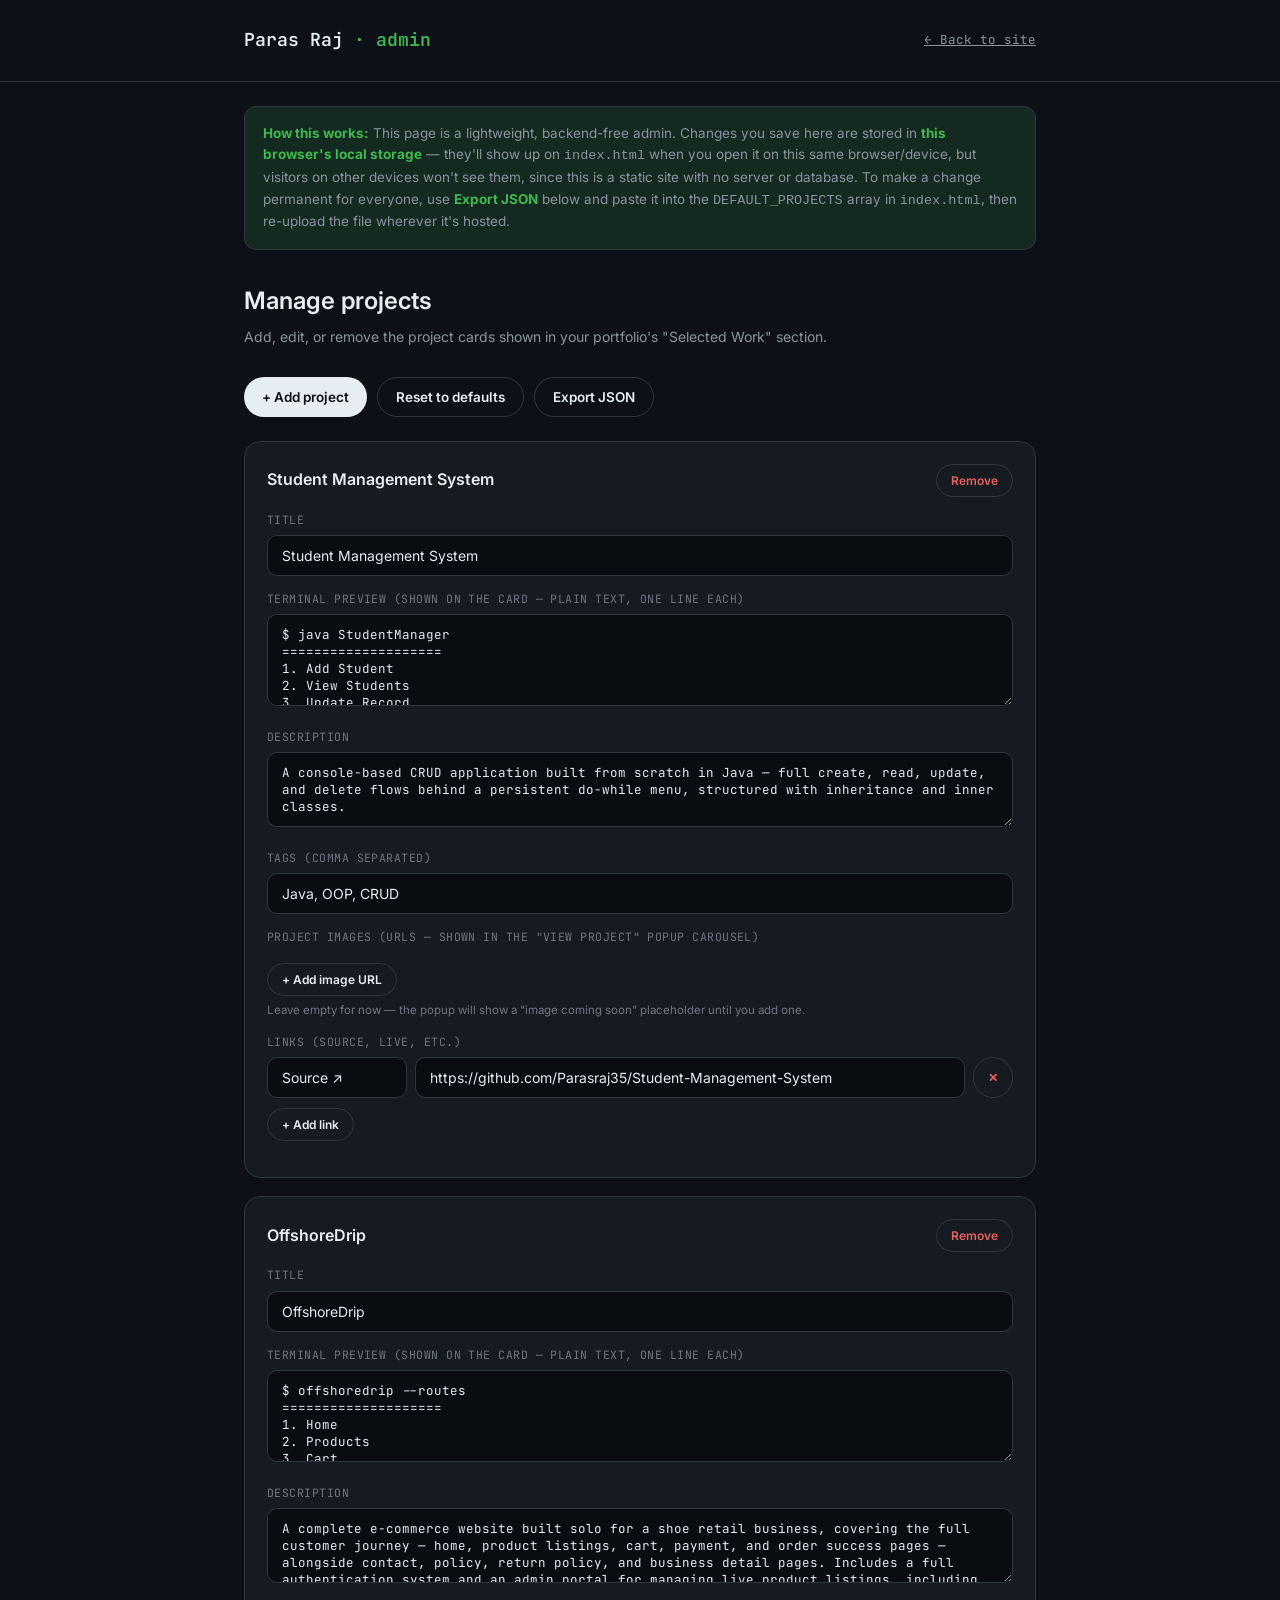
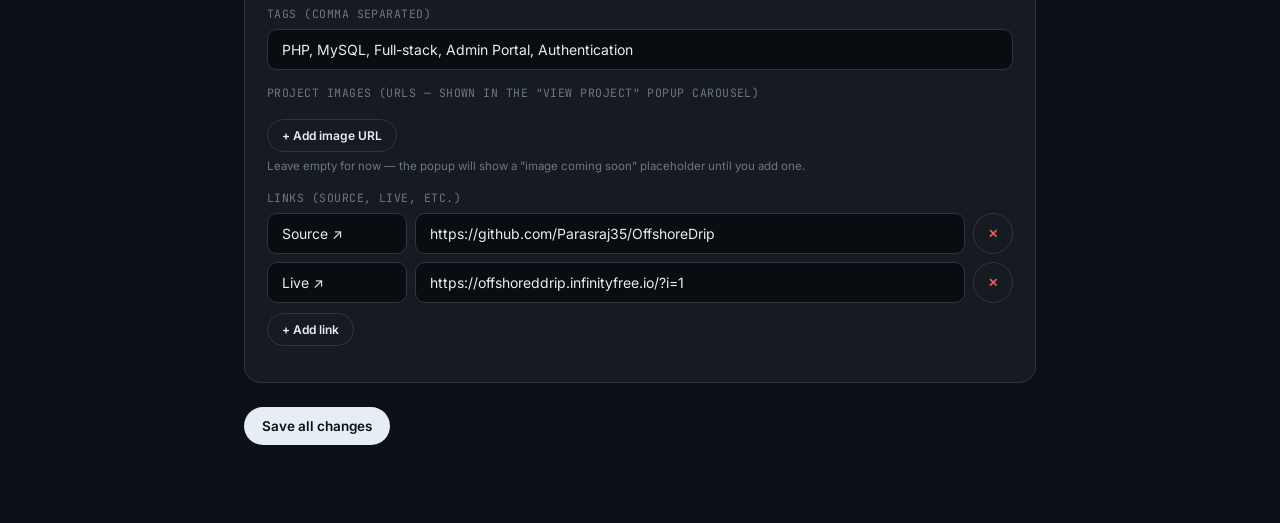
<file: admin.html>
<!DOCTYPE html>
<html lang="en">
<head>
<meta charset="UTF-8">
<meta name="viewport" content="width=device-width, initial-scale=1.0">
<meta name="theme-color" content="#0D1117">
<title>Admin — Paras Raj Portfolio</title>
<link href="https://fonts.googleapis.com/css2?family=Inter:wght@400;500;600;700&family=JetBrains+Mono:wght@400;500;600;700&display=swap" rel="stylesheet">
<link rel="stylesheet" href="./admin.css?v=2">
</head>
<body>

<header>
  <div class="wrap">
    <div class="logo">Paras Raj <span>· admin</span></div>
    <a class="back" href="./index.html">← Back to site</a>
  </div>
</header>

<div class="wrap">
  <div class="banner">
    <b>How this works:</b> This page is a lightweight, backend-free admin. Changes you save here are stored in
    <b>this browser's local storage</b> — they'll show up on <code>index.html</code> when you open it on this same
    browser/device, but visitors on other devices won't see them, since this is a static site with no server or database.
    To make a change permanent for everyone, use <b>Export JSON</b> below and paste it into the <code>DEFAULT_PROJECTS</code>
    array in <code>index.html</code>, then re-upload the file wherever it's hosted.
  </div>

  <h1>Manage projects</h1>
  <p class="sub">Add, edit, or remove the project cards shown in your portfolio's "Selected Work" section.</p>

  <div class="toolbar">
    <button class="btn" onclick="addProject()">+ Add project</button>
    <button class="btn-outline" onclick="resetToDefaults()">Reset to defaults</button>
    <button class="btn-outline" onclick="showExport()">Export JSON</button>
  </div>

  <div id="project-list"></div>

  <div class="card" id="export-card">
    <div class="card-head"><h3>Export JSON</h3><button class="btn-small" onclick="copyExport()">Copy</button></div>
    <textarea id="export-box" readonly></textarea>
    <p class="field hint">Paste this in place of <code>DEFAULT_PROJECTS</code> in index.html to make it permanent for all visitors.</p>
  </div>
</div>

<div id="status"></div>

<script>
const DEFAULT_PROJECTS = [
  {
    id: "student-manager",
    title: "Student Management System",
    terminal: "$ java StudentManager\n====================\n1. Add Student\n2. View Students\n3. Update Record\n4. Delete Student\n5. Menu",
    desc: "A console-based CRUD application built from scratch in Java — full create, read, update, and delete flows behind a persistent do-while menu, structured with inheritance and inner classes.",
    tags: ["Java", "OOP", "CRUD"],
    images: [],
    links: [{ label: "Source ↗", url: "https://github.com/Parasraj35/Student-Management-System" }]
  },
  {
    id: "offshoredrip",
    title: "OffshoreDrip",
    terminal: "$ offshoredrip --routes\n====================\n1. Home\n2. Products\n3. Cart\n4. Checkout\n5. Order Success\n6. Admin (auth required)",
    desc: "A complete e-commerce website built solo for a shoe retail business, covering the full customer journey — home, product listings, cart, payment, and order success pages — alongside contact, policy, return policy, and business detail pages. Includes a full authentication system and an admin portal for managing live product listings, including media and video uploads. Backend built in PHP with a MySQL database.",
    tags: ["PHP", "MySQL", "Full-stack", "Admin Portal", "Authentication"],
    images: [],
    links: [
      { label: "Source ↗", url: "https://github.com/Parasraj35/OffshoreDrip" },
      { label: "Live ↗", url: "https://offshoreddrip.infinityfree.io/?i=1" }
    ]
  },

];

const STORAGE_KEY = 'pr_projects';
let projects = load();

function load(){
  try{
    const raw = localStorage.getItem(STORAGE_KEY);
    if(raw){
      const parsed = JSON.parse(raw);
      if(Array.isArray(parsed)) return parsed;
    }
  }catch(e){}
  return JSON.parse(JSON.stringify(DEFAULT_PROJECTS));
}

function save(){
  localStorage.setItem(STORAGE_KEY, JSON.stringify(projects));
  toast('Saved to this browser');
  render();
}

function toast(msg){
  const el = document.getElementById('status');
  el.textContent = msg;
  el.classList.add('show');
  clearTimeout(toast._t);
  toast._t = setTimeout(() => el.classList.remove('show'), 1800);
}

function escapeHtml(str){
  return String(str || '').replace(/[&<>"']/g, m => ({'&':'&amp;','<':'&lt;','>':'&gt;','"':'&quot;',"'":'&#39;'}[m]));
}

function addProject(){
  projects.push({ id: 'project-' + Date.now(), title: 'New project', terminal: '', desc: '', tags: [], images: [], links: [] });
  render();
}

function removeProject(i){
  if(!confirm('Remove this project?')) return;
  projects.splice(i, 1);
  save();
}

function resetToDefaults(){
  if(!confirm('This replaces all current projects with the original 3. Continue?')) return;
  projects = JSON.parse(JSON.stringify(DEFAULT_PROJECTS));
  save();
}

function updateField(i, field, value){
  projects[i][field] = value;
}
function updateTags(i, value){
  projects[i].tags = value.split(',').map(s => s.trim()).filter(Boolean);
}
function updateLink(i, li, field, value){
  projects[i].links[li][field] = value;
}
function addLink(i){
  projects[i].links.push({ label: 'Link ↗', url: '' });
  render();
}
function removeLink(i, li){
  projects[i].links.splice(li, 1);
  render();
}
function updateImage(i, ii, value){
  projects[i].images[ii] = value;
}
function addImage(i){
  projects[i].images.push('');
  render();
}
function removeImage(i, ii){
  projects[i].images.splice(ii, 1);
  render();
}

function showExport(){
  document.getElementById('export-box').value = JSON.stringify(projects, null, 2);
  document.getElementById('export-card').classList.add('open');
  document.getElementById('export-card').scrollIntoView({ behavior: 'smooth' });
}
function copyExport(){
  const box = document.getElementById('export-box');
  box.select();
  document.execCommand('copy');
  toast('Copied');
}

function render(){
  const list = document.getElementById('project-list');
  if(!projects.length){
    list.innerHTML = '<div class="empty">No projects yet. Click "+ Add project" to create one.</div>';
    return;
  }
  list.innerHTML = projects.map((p, i) => `
    <div class="card">
      <div class="card-head">
        <h3>${escapeHtml(p.title || 'Untitled project')}</h3>
        <button class="btn-danger" onclick="removeProject(${i})">Remove</button>
      </div>

      <div class="field">
        <label>Title</label>
        <input value="${escapeHtml(p.title)}" oninput="updateField(${i},'title', this.value)">
      </div>

      <div class="field">
        <label>Terminal preview (shown on the card — plain text, one line each)</label>
        <textarea rows="4" oninput="updateField(${i},'terminal', this.value)">${escapeHtml(p.terminal)}</textarea>
      </div>

      <div class="field">
        <label>Description</label>
        <textarea rows="3" oninput="updateField(${i},'desc', this.value)">${escapeHtml(p.desc)}</textarea>
      </div>

      <div class="field">
        <label>Tags (comma separated)</label>
        <input value="${escapeHtml((p.tags || []).join(', '))}" oninput="updateTags(${i}, this.value)">
      </div>

      <div class="field">
        <label>Project images (URLs — shown in the "View Project" popup carousel)</label>
        <div class="images-list">
          ${(p.images || []).map((img, ii) => `
            <div class="image-row">
              <input value="${escapeHtml(img)}" placeholder="https://…" oninput="updateImage(${i},${ii}, this.value)">
              <button class="btn-danger" onclick="removeImage(${i},${ii})">✕</button>
            </div>`).join('')}
        </div>
        <button class="btn-small" onclick="addImage(${i})">+ Add image URL</button>
        <p class="hint">Leave empty for now — the popup will show a "image coming soon" placeholder until you add one.</p>
      </div>

      <div class="field">
        <label>Links (Source, Live, etc.)</label>
        <div class="links-list">
          ${(p.links || []).map((l, li) => `
            <div class="link-row">
              <input class="link-label" value="${escapeHtml(l.label)}" placeholder="Label" oninput="updateLink(${i},${li},'label', this.value)">
              <input value="${escapeHtml(l.url)}" placeholder="https://…" oninput="updateLink(${i},${li},'url', this.value)">
              <button class="btn-danger" onclick="removeLink(${i},${li})">✕</button>
            </div>`).join('')}
        </div>
        <button class="btn-small" onclick="addLink(${i})">+ Add link</button>
      </div>
    </div>
  `).join('') + `<button class="btn btn-save" onclick="save()">Save all changes</button>`;
}

render();
</script>
</body>
</html>
</file>
<file: styles.css>
:root{
    --bg: #0D1117;
    --bg-alt: #090C10;
    --card: #161B22;
    --ink: #E6EDF3;
    --ink-dim: #8B949E;
    --ink-faint: #6E7681;
    --line: #30363D;
    --accent: #3FB950;
    --accent-soft: rgba(63,185,80,0.14);
    --accent-2: #E8615B;
    --terminal-green: #7FD9A8;
    --terminal-amber: #E8B15B;
    --terminal-blue: #8FA9C9;
    --nav-bg: rgba(13,17,23,0.86);
    --font-sans: 'Inter', sans-serif;
    --font-mono: 'JetBrains Mono', monospace;
  }
  *{box-sizing:border-box; margin:0; padding:0;}
  html{scroll-behavior:smooth; scrollbar-color:var(--line) var(--bg);}
  ::-webkit-scrollbar{width:12px; height:12px;}
  ::-webkit-scrollbar-track{background:var(--bg);}
  ::-webkit-scrollbar-thumb{background:var(--line); border-radius:20px; border:3px solid var(--bg);}
  ::-webkit-scrollbar-thumb:hover{background:var(--ink-faint);}
  body{background:var(--bg); color:var(--ink); font-family:var(--font-sans); line-height:1.6; -webkit-font-smoothing:antialiased;}
  ::selection{background:var(--accent-soft); color:var(--accent);}
  a{color:inherit; text-decoration:none;}
  img{max-width:100%; display:block;}
  .wrap{max-width:1080px; margin:0 auto; padding:0 28px;}
  .em{font-family:var(--font-mono); font-weight:600; color:var(--accent); text-shadow:0 0 16px rgba(63,185,80,0.35);}

/* NAV */

nav{
    position:sticky;
    top:0;
    z-index:60;
    background:var(--nav-bg);
    -webkit-backdrop-filter: blur(8px);
    backdrop-filter: blur(8px);
    border-bottom:1px solid var(--line);
}

nav .wrap{
    display:flex;
    justify-content:space-between;
    align-items:center;
    height:clamp(64px,9vw,76px);
    position:relative;
    gap:16px;
}

.logo{
    font-family:var(--font-mono);
    font-size:clamp(15px,2.4vw,18px);
    font-weight:600;
    white-space:nowrap;
    flex-shrink:0;
}

.menu-btn{
    display:none;
    background:none;
    border:none;
    cursor:pointer;
    color:var(--ink);
    flex-shrink:0;
    width:34px;
    height:34px;
    padding:0;
    position:relative;
    z-index:2;
}

.menu-btn span{
    position:absolute;
    left:5px;
    right:5px;
    height:2px;
    background:currentColor;
    border-radius:2px;
    transition:transform .3s ease, opacity .25s ease, top .3s ease;
}

.menu-btn span:nth-child(1){top:11px;}
.menu-btn span:nth-child(2){top:16px;}
.menu-btn span:nth-child(3){top:21px;}

.menu-btn.active span:nth-child(1){top:16px; transform:rotate(45deg);}
.menu-btn.active span:nth-child(2){opacity:0;}
.menu-btn.active span:nth-child(3){top:16px; transform:rotate(-45deg);}

.navlinks{
    display:flex;
    align-items:center;
    gap:clamp(16px,2.6vw,32px);
    font-size:13.5px;
    color:var(--ink-dim);
    font-weight:500;
    flex-wrap:wrap;
    justify-content:flex-end;
}

.navlinks a{
    white-space:nowrap;
}

.navlinks a:hover{
    color:var(--accent);
}

/* MOBILE */

@media(max-width:819px){

.menu-btn{
display:block;
}

.navlinks{
position:absolute;
top:100%;
left:0;
width:100%;
background:var(--bg);
flex-direction:column;
align-items:flex-start;
gap:0;
border-top:1px solid var(--line);
box-shadow:0 12px 24px -12px rgba(0,0,0,.12);

max-height:0;
overflow:hidden;
opacity:0;
visibility:hidden;
transition:max-height .35s ease, opacity .25s ease;
}

.navlinks a{
width:100%;
padding:16px 28px;
border-bottom:1px solid var(--line);
}

.navlinks.active{
max-height:400px;
opacity:1;
visibility:visible;
}

}

@media(max-width:380px){
  .logo{font-size:15px;}
  nav .wrap{padding-left:18px; padding-right:18px;}
}

  /* HERO */
  .hero{padding:64px 0 40px;}
  .hero-grid{display:grid; grid-template-columns:1fr; gap:40px; align-items:center;}
  @media(min-width:900px){.hero-grid{grid-template-columns:1.25fr 0.85fr; gap:56px;}}
  .badge{
    display:inline-flex; align-items:center; gap:8px; font-size:12.5px; font-weight:600;
    color:var(--accent); background:var(--accent-soft); padding:7px 14px; border-radius:100px; margin-bottom:22px;
  }
  .badge::before{content:''; width:7px; height:7px; border-radius:50%; background:var(--accent); animation:status-ping 2.2s ease-in-out infinite;}
  @keyframes status-ping{
    0%{box-shadow:0 0 0 0 rgba(63,185,80,0.55);}
    70%{box-shadow:0 0 0 7px rgba(63,185,80,0);}
    100%{box-shadow:0 0 0 0 rgba(63,185,80,0);}
  }
  h1{font-family:var(--font-sans); font-weight:600; font-size:clamp(34px,5.2vw,58px); line-height:1.08; letter-spacing:-0.01em; margin-bottom:20px;}
  .hero-sub{color:var(--ink-dim); font-size:16.5px; max-width:48ch; margin-bottom:30px;}
  .social-row{display:flex; gap:18px; align-items:center;}
  .social-row a{font-size:13px; font-weight:600; color:var(--ink-dim); border-bottom:1px solid transparent; padding-bottom:2px;}
  .social-row a:hover{color:var(--accent); border-color:var(--accent);}

  .hero-visual{display:flex; flex-direction:column; gap:20px;}
  .photo-card{position:relative; border-radius:24px; overflow:hidden; background:var(--accent-soft); aspect-ratio:4/5; border:1px solid var(--line);}
  .photo-card img{width:100%; height:100%; object-fit:cover;}
  .photo-fallback{width:100%; height:100%; display:none; align-items:center; justify-content:center; font-family:var(--font-mono); font-weight:600; font-size:64px; color:var(--accent);}
  .photo-tag{
    position:absolute; bottom:16px; left:16px; right:16px; background:rgba(13,17,23,0.88); -webkit-backdrop-filter:blur(6px); backdrop-filter:blur(6px);
    border-radius:14px; padding:12px 16px; display:flex; justify-content:space-between; align-items:center;
    font-family:var(--font-mono); font-size:11.5px; color:var(--ink-dim); border:1px solid var(--line);
  }
  .photo-tag b{color:var(--ink); font-family:var(--font-sans); font-weight:600;}

  .scroll-cue{display:flex; align-items:center; gap:10px; margin-top:52px; font-size:12px; color:var(--ink-faint); font-family:var(--font-mono);}
  .scroll-dot{width:30px; height:30px; border-radius:50%; border:1px solid var(--line); display:flex; align-items:center; justify-content:center; animation:bob 1.8s ease-in-out infinite;}
  @keyframes bob{0%,100%{transform:translateY(0);} 50%{transform:translateY(4px);}}

  /* MARQUEE */
  .marquee-section{background:var(--bg-alt); border-top:1px solid var(--line); border-bottom:1px solid var(--line); padding:22px 0; overflow:hidden;}
  .marquee-track{display:flex; gap:56px; white-space:nowrap; animation:scroll-left 26s linear infinite; width:max-content;}
  .marquee-track span{font-family:var(--font-mono); font-size:13px; color:var(--ink-faint); letter-spacing:0.04em; text-transform:uppercase;}
  @keyframes scroll-left{from{transform:translateX(0);} to{transform:translateX(-50%);}}

  /* SECTION SHARED */
  section{padding:88px 0;}
  .section-alt{background:var(--bg-alt); border-top:1px solid var(--line); border-bottom:1px solid var(--line);}
  .section-tag{font-family:var(--font-mono); font-size:12.5px; color:var(--accent); text-transform:uppercase; letter-spacing:0.06em; margin-bottom:14px; display:block;}
  h2{font-family:var(--font-sans); font-weight:600; font-size:clamp(26px,3.4vw,38px); letter-spacing:-0.01em; margin-bottom:16px;}
  .section-desc{color:var(--ink-dim); font-size:15.5px; max-width:60ch; margin-bottom:48px;}

  /* ABOUT */
  .about-grid{display:grid; grid-template-columns:1fr; gap:40px;}
  @media(min-width:820px){.about-grid{grid-template-columns:1.3fr 1fr;}}
  .about-text p{color:var(--ink-dim); font-size:15.5px; margin-bottom:16px; max-width:56ch;}
  .about-text strong{color:var(--ink); font-weight:600;}
  .stat-grid{display:grid; grid-template-columns:repeat(2,1fr); gap:16px;}
  .stat-card{background:var(--card); border:1px solid var(--line); border-radius:16px; padding:22px;}
  .stat-num{font-family:var(--font-mono); font-weight:700; font-size:32px; color:var(--accent);}
  .stat-label{font-size:12.5px; color:var(--ink-dim); margin-top:4px;}
  .hero-stats{margin-top:30px; max-width:460px;}
  @media(min-width:900px){.hero-stats.stat-grid{grid-template-columns:repeat(4,1fr);}}

  /* ACADEMIC CARD (replaces stat grid) */
  .academic-card{background:var(--card); border:1px solid var(--line); border-radius:20px; padding:32px;}
  .academic-title{font-family:var(--font-mono); font-weight:700; font-size:15px; text-transform:uppercase; letter-spacing:0.05em; text-align:center; margin-bottom:22px;}
  .academic-pillars{display:grid; grid-template-columns:repeat(3,1fr); gap:10px; padding-bottom:22px; border-bottom:1px solid var(--line); margin-bottom:20px;}
  .academic-pillars div{font-size:11.5px; font-weight:600; text-align:center; color:var(--ink-dim); text-transform:uppercase; letter-spacing:0.03em; line-height:1.5;}
  .academic-pillars div span{color:var(--ink); font-family:var(--font-mono); text-transform:none; letter-spacing:0; font-size:12.5px;}
  .academic-summary p{font-size:13.5px; color:var(--ink-dim); line-height:1.65;}
  .academic-summary p + p{margin-top:12px;}
  .academic-summary strong{color:var(--ink); font-weight:600;}
  .academic-summary .section-tag{margin-bottom:10px;}

  /* WHAT I DO */
  .do-list{border-top:1px solid var(--line);}
  .do-item{
    display:grid; grid-template-columns:56px 1fr; gap:24px; padding:32px 0; border-bottom:1px solid var(--line);
    transition:padding-left .25s ease;
  }
  .do-item:hover{padding-left:10px;}
  .do-num{font-family:var(--font-mono); font-weight:700; font-size:20px; color:var(--ink-faint);}
  .do-item:hover .do-num{color:var(--accent);}
  .do-title{font-size:19px; font-weight:600; margin-bottom:8px;}
  .do-desc{color:var(--ink-dim); font-size:14.5px; max-width:60ch;}

  /* WORK */
  .work-grid{display:grid; grid-template-columns:1fr; gap:24px;}
  @media(min-width:820px){.work-grid{grid-template-columns:1fr 1fr;}}
  .work-card{background:var(--card); border:1px solid var(--line); border-radius:20px; overflow:hidden; display:flex; flex-direction:column;}
  .work-thumb{
    position:relative; aspect-ratio:16/9; background:linear-gradient(135deg, var(--accent-soft), var(--bg-alt));
    display:flex; align-items:center; justify-content:center; overflow:hidden;
  }
  .work-thumb img{width:100%; height:100%; object-fit:cover;}
  .work-thumb .thumb-fallback{font-family:var(--font-mono); font-size:12px; color:var(--ink-faint); letter-spacing:0.03em;}
  .work-thumb-badge{
    position:absolute; top:12px; right:12px; background:rgba(30,33,28,0.85); color:#F1EFE9; font-family:var(--font-mono);
    font-size:11px; font-weight:500; padding:6px 11px; border-radius:100px; display:flex; align-items:center; gap:5px;
  }
  .work-body{padding:24px;}
  .work-cmd{font-family:var(--font-mono); font-size:12px; color:var(--ink-dim); margin-bottom:10px; display:flex; align-items:center; gap:7px; white-space:nowrap; overflow:hidden; text-overflow:ellipsis;}
  .work-cmd::before{content:'$'; color:var(--terminal-green); font-weight:600; flex-shrink:0;}
  .work-title{font-size:17px; font-weight:600; margin-bottom:8px;}
  .work-desc{color:var(--ink-dim); font-size:14px; margin-bottom:16px; display:-webkit-box; -webkit-line-clamp:3; line-clamp:3; -webkit-box-orient:vertical; overflow:hidden;}
  .work-tags{display:flex; flex-wrap:wrap; gap:8px;}
  .tag{font-family:var(--font-mono); font-size:11px; padding:4px 10px; border-radius:100px; background:var(--accent-soft); color:var(--accent);}

  /* CERTS */
  .cert-grid{display:grid; grid-template-columns:1fr; gap:12px;}
  @media(min-width:700px){.cert-grid{grid-template-columns:1fr 1fr;}}
  .cert-row{display:flex; gap:16px; align-items:center; padding:18px 20px; background:var(--card); border:1px solid var(--line); border-radius:14px; cursor:pointer;}
  .cert-idx{font-family:var(--font-mono); font-size:11px; color:var(--accent); background:var(--accent-soft); border-radius:6px; padding:5px 9px;}
  .cert-name{font-size:14.5px; font-weight:600;}
  .cert-issuer{font-size:12.5px; color:var(--ink-faint); margin-top:2px;}
  .cert-view{margin-left:auto; font-size:12.5px; font-weight:600; color:var(--accent); white-space:nowrap; padding:6px 12px; border:1px solid var(--line); border-radius:20px; flex-shrink:0;}
  .cert-row:hover .cert-view{background:var(--accent); color:#fff; border-color:var(--accent);}

  /* CONTACT */
  .contact-section{padding:100px 0; text-align:center;}
  .contact-headline{font-family:var(--font-sans); font-weight:600; font-size:clamp(30px,5vw,50px); letter-spacing:-0.01em; margin-bottom:46px;}
  .btn-solid{background:var(--ink); color:var(--bg); font-weight:600; font-size:14px; padding:15px 28px; border-radius:100px;}
  .btn-solid:hover{background:var(--accent);}
  .btn-outline{border:1px solid var(--line); font-weight:600; font-size:14px; padding:15px 28px; border-radius:100px;}
  .btn-outline:hover{border-color:var(--accent); color:var(--accent);}

  .contact-split{display:grid; grid-template-columns:1fr; gap:24px; text-align:left;}
  @media(min-width:860px){.contact-split{grid-template-columns:0.85fr 1.15fr; gap:28px;}}

  .contact-info-card{background:var(--card); border:1px solid var(--line); border-radius:20px; padding:32px;}
  .contact-info-card h3{font-size:19px; font-weight:600; margin-bottom:10px;}
  .contact-info-desc{color:var(--ink-dim); font-size:14px; line-height:1.6; margin-bottom:28px;}
  .info-row{display:flex; gap:14px; align-items:flex-start; padding:14px 0; border-top:1px solid var(--line);}
  .info-row:first-of-type{border-top:none;}
  .info-icon{font-size:17px; line-height:1.4;}
  .info-label{font-family:var(--font-mono); font-size:11px; color:var(--ink-faint); text-transform:uppercase; letter-spacing:0.04em; margin-bottom:3px;}
  .stat-card .info-label{margin-bottom:12px;}
  .info-value{font-size:14px; font-weight:500;}
  .info-value a{color:var(--ink);}
  .info-value a:hover{color:var(--accent);}

  .contact-form{background:var(--card); border:1px solid var(--line); border-radius:20px; padding:32px; display:flex; flex-direction:column; gap:18px;}
  .form-row{display:grid; grid-template-columns:1fr; gap:18px;}
  @media(min-width:560px){.form-row{grid-template-columns:1fr 1fr;}}
  .field-group label{display:block; font-family:var(--font-mono); font-size:11px; color:var(--ink-faint); text-transform:uppercase; letter-spacing:0.04em; margin-bottom:8px;}
  .contact-form input, .contact-form textarea{
    width:100%; font-family:var(--font-sans); font-size:14.5px; color:var(--ink);
    background:var(--bg); border:1px solid var(--line); border-radius:12px; padding:13px 16px;
    resize:vertical; transition:border-color .15s ease;
  }
  .contact-form input::placeholder, .contact-form textarea::placeholder{color:var(--ink-faint);}
  .contact-form input:focus, .contact-form textarea:focus{outline:none; border-color:var(--accent);}
  .contact-form .btn-solid{border:none; cursor:pointer; align-self:flex-start;}
  .contact-form .btn-solid:disabled{opacity:0.6; cursor:not-allowed;}
  .form-status{font-size:13px; color:var(--ink-dim); min-height:18px;}
  .form-status.ok{color:var(--accent);}
  .form-status.err{color:var(--accent-2);}

  footer{
    background:var(--bg-alt);
    color:var(--ink-dim);
    padding:64px 0 32px;
    border-top:1px solid var(--line);
    position:relative;
  }
  .footer-inner{display:flex; flex-direction:column; align-items:center; text-align:center; gap:18px;}
  .footer-name{
    font-family:var(--font-mono); font-weight:700; font-size:clamp(24px,4vw,34px); letter-spacing:-0.01em;
  }
  .footer-name .first{color:var(--accent);}
  .footer-name .last{color:var(--ink);}
  .footer-tagline{font-size:14px; color:var(--ink-dim); max-width:44ch;}
  .footer-socials{display:flex; gap:14px; margin:8px 0 6px;}
  .footer-socials a{
    width:44px; height:44px; border-radius:50%; display:flex; align-items:center; justify-content:center;
    background:var(--card); border:1px solid var(--line); color:var(--ink-dim);
    transition:background .2s ease, color .2s ease, border-color .2s ease;
  }
  .footer-socials a:hover{background:var(--accent); border-color:var(--accent); color:var(--bg);}
  .footer-socials svg{width:19px; height:19px;}
  .footer-divider{width:100%; max-width:1080px; height:1px; background:var(--line); margin:20px 0 18px;}
  .footer-bottom{font-size:12.5px; color:var(--ink-faint); font-family:var(--font-mono);}

  @media(max-width:640px){
    footer{padding-bottom:88px;}
    .footer-bottom{padding:0 8px;}
  }
  .scroll-top{
    position:fixed; right:22px; bottom:22px; width:46px; height:46px; border-radius:50%;
    background:var(--accent); color:var(--bg); border:none; display:flex; align-items:center; justify-content:center;
    cursor:pointer; box-shadow:0 10px 24px -8px rgba(30,33,28,.35); opacity:0; visibility:hidden; transform:translateY(8px);
    transition:opacity .25s ease, transform .25s ease, visibility .25s ease; z-index:70;
  }
  .scroll-top.visible{opacity:1; visibility:visible; transform:translateY(0);}
  .scroll-top:hover{filter:brightness(1.08);}

  /* HERO RESUME BUTTON */
  .btn-resume{
    display:inline-flex; align-items:center; gap:8px; font-family:var(--font-mono); font-size:12.5px; font-weight:500;
    color:var(--accent); background:var(--accent-soft); border:1px solid var(--line); padding:10px 18px; border-radius:100px;
    cursor:pointer; transition:border-color .15s ease;
  }
  .btn-resume:hover{border-color:var(--accent);}
  .hero-actions{display:flex; flex-wrap:wrap; gap:14px; align-items:center; margin-top:26px;}

  /* WORK CARD VIEW-PROJECT BUTTON */
  .work-foot{display:flex; align-items:center; gap:10px; margin-top:18px; padding-top:16px; border-top:1px solid var(--line);}
  .btn-view{
    flex:1; font-family:var(--font-sans); font-size:13.5px; font-weight:600; color:var(--bg); background:var(--accent);
    padding:13px 16px; border-radius:12px; cursor:pointer; border:none; display:inline-flex; align-items:center; justify-content:center; gap:8px;
  }
  .btn-view:hover{opacity:0.9;}
  .btn-view-icon{
    width:44px; height:44px; flex-shrink:0; border-radius:12px; border:1px solid var(--line); background:transparent;
    color:var(--ink); display:flex; align-items:center; justify-content:center; font-size:16px; cursor:pointer;
  }
  .btn-view-icon:hover{border-color:var(--accent); color:var(--accent);}

  /* TERMINAL-CHROME MODAL (signature element) */
  .modal-overlay{
    position:fixed; inset:0; background:rgba(6,7,8,0.75); -webkit-backdrop-filter:blur(4px); backdrop-filter:blur(4px); z-index:200;
    display:none; align-items:center; justify-content:center; padding:20px;
  }
  .modal-overlay.open{display:flex;}
  .term-window{
    width:100%; max-width:640px; max-height:88vh; overflow-y:auto; background:var(--bg-alt);
    border:1px solid var(--line); border-radius:14px; box-shadow:0 30px 80px rgba(0,0,0,0.6);
  }
  .term-window-sm{max-width:420px;}
  #cert-modal-issuer{font-size:12.5px; color:var(--ink-faint);}
  .term-titlebar{
    display:flex; align-items:center; gap:10px; padding:13px 16px; border-bottom:1px solid var(--line);
    background:var(--card); border-radius:14px 14px 0 0; position:sticky; top:0; z-index:2;
  }
  .term-dots{display:flex; gap:7px;}
  .term-dots span{width:11px; height:11px; border-radius:50%; display:block;}
  .term-dots span:nth-child(1){background:#E8615B;} .term-dots span:nth-child(2){background:#E8B15B;} .term-dots span:nth-child(3){background:#7FD9A8;}
  .term-title{font-family:var(--font-mono); font-size:12px; color:var(--ink-faint); flex:1; text-align:center;}
  .term-close{font-family:var(--font-mono); font-size:15px; color:var(--ink-faint); cursor:pointer; background:none; border:none; padding:2px 6px;}
  .term-close:hover{color:var(--ink);}
  .term-body{padding:24px;}

  /* HERO TERMINAL WIDGET */
  .hero-terminal{width:100%;}
  .hero-terminal-body{font-family:var(--font-mono); font-size:12.5px; line-height:2; padding:18px 20px; min-height:168px;}
  .term-line{white-space:pre-wrap; word-break:break-word; min-height:1.6em;}
  .term-line.cmd{color:var(--ink);}
  .term-line.cmd::before{content:'$ '; color:var(--accent); font-weight:600;}
  .term-line.out{color:var(--ink-dim); padding-left:14px;}
  .term-line.out.accent{color:var(--accent); text-shadow:0 0 10px rgba(63,185,80,0.3);}
  .term-cursor{display:inline-block; width:7px; height:13px; margin-left:2px; background:var(--accent); vertical-align:-2px; animation:term-blink 0.9s steps(1) infinite;}
  @keyframes term-blink{50%{opacity:0;}}
  @media(prefers-reduced-motion:reduce){.term-cursor{animation:none;}}

  .cert-modal-window{width:100%; max-width:800px; max-height:92vh; display:flex; flex-direction:column;}
  .cert-frame-wrap{position:relative; flex:1; min-height:0; background:#525659;}
  #cert-frame{width:100%; height:100%; min-height:70vh; border:none; display:block; background:#fff;}
  .cert-mobile-fallback{
    display:none; flex-direction:column; align-items:center; justify-content:center; text-align:center;
    gap:14px; padding:56px 28px; background:var(--bg); min-height:52vh;
  }
  .cert-mobile-fallback svg{width:44px; height:44px; color:var(--ink-faint);}
  .cert-mobile-fallback p{font-size:13.5px; color:var(--ink-dim); max-width:32ch;}
  .cert-mobile-open{
    display:inline-flex; align-items:center; gap:8px; background:var(--ink); color:var(--bg);
    font-weight:600; font-size:14px; padding:13px 22px; border-radius:30px; text-decoration:none;
  }
  .cert-footer{padding:12px 20px; border-top:1px solid var(--line); display:flex; justify-content:space-between; align-items:center; gap:12px; flex-shrink:0;}
  .cert-footer a{font-size:13px; white-space:nowrap;}

  @media(max-width:700px){
    .modal-overlay{padding:0;}
    .cert-modal-window{max-width:none; max-height:100vh; height:100vh; border-radius:0;}
    .cert-frame-wrap{display:none;}
    .cert-mobile-fallback{display:flex; flex:1;}
    .term-title{max-width:56vw; overflow:hidden; text-overflow:ellipsis; white-space:nowrap;}
  }

  .carousel{position:relative; border-radius:10px; overflow:hidden; background:var(--bg); aspect-ratio:16/10; margin-bottom:20px;}
  .carousel-track{display:flex; height:100%; transition:transform .3s ease;}
  .carousel-slide{min-width:100%; height:100%; display:flex; align-items:center; justify-content:center; flex-direction:column; gap:10px;}
  .carousel-slide img{width:100%; height:100%; object-fit:cover;}
  .carousel-slide .ph-icon{font-family:var(--font-mono); font-size:12px; color:#7C8489; letter-spacing:0.04em;}
  .carousel-nav{position:absolute; top:50%; transform:translateY(-50%); width:32px; height:32px; border-radius:50%; background:rgba(10,11,13,0.6); color:#EDEEEA; border:1px solid rgba(255,255,255,0.15); cursor:pointer; display:flex; align-items:center; justify-content:center; font-size:14px;}
  .carousel-nav:hover{background:rgba(10,11,13,0.85);}
  .carousel-prev{left:10px;} .carousel-next{right:10px;}
  .carousel-dots{position:absolute; bottom:12px; left:0; right:0; display:flex; justify-content:center; gap:6px;}
  .carousel-dots span{width:6px; height:6px; border-radius:50%; background:rgba(255,255,255,0.35);}
  .carousel-dots span.active{background:#fff;}

  .modal-title{font-size:19px; font-weight:600; margin-bottom:6px;}
  .modal-desc{color:var(--ink-dim); font-size:14.5px; line-height:1.65; margin-bottom:18px;}
  .modal-tags{display:flex; flex-wrap:wrap; gap:8px; margin-bottom:20px;}
  .modal-links{display:flex; gap:12px; flex-wrap:wrap;}
  .modal-links a{font-family:var(--font-mono); font-size:12.5px; font-weight:500; color:var(--bg); background:var(--accent); padding:10px 18px; border-radius:100px;}
  .modal-links a.secondary{background:transparent; color:var(--accent); border:1px solid var(--line);}

  .resume-body{display:flex; flex-direction:column; align-items:center; text-align:center; gap:14px; padding:8px 0 4px;}
  .resume-body p{color:var(--ink-dim); font-size:14px; max-width:44ch;}

  /* SCROLL REVEAL */
  .reveal{opacity:0; transform:translateY(18px); transition:opacity .6s ease, transform .6s ease;}
  .reveal.in{opacity:1; transform:translateY(0);}
  @media(prefers-reduced-motion:reduce){.reveal{opacity:1; transform:none; transition:none;}}
</file>
<file: admin.css>
:root{
    --bg: #0D1117;
    --bg-alt: #090C10;
    --card: #161B22;
    --ink: #E6EDF3;
    --ink-dim: #8B949E;
    --ink-faint: #6E7681;
    --line: #30363D;
    --accent: #3FB950;
    --accent-soft: rgba(63,185,80,0.14);
    --danger: #E8615B;
    --font-sans: 'Inter', sans-serif;
    --font-mono: 'JetBrains Mono', monospace;
  }
  *{box-sizing:border-box; margin:0; padding:0;}
  body{background:var(--bg); color:var(--ink); font-family:var(--font-sans); line-height:1.6; padding:0 0 80px;}
  a{color:var(--accent);}
  .wrap{max-width:840px; margin:0 auto; padding:0 24px;}
  header{border-bottom:1px solid var(--line); padding:26px 0; margin-bottom:8px;}
  header .wrap{display:flex; justify-content:space-between; align-items:center; gap:16px; flex-wrap:wrap;}
  .logo{font-family:var(--font-mono); font-weight:600; font-size:18px;}
  .logo span{color:var(--accent);}
  header a.back{font-family:var(--font-mono); font-size:12.5px; color:var(--ink-dim);}
  header a.back:hover{color:var(--accent);}

  .banner{
    background:var(--accent-soft); border:1px solid var(--line); border-radius:12px; padding:16px 18px;
    font-size:13.5px; color:var(--ink-dim); margin:24px 0 32px;
  }
  .banner b{color:var(--accent);}

  h1{font-size:24px; font-weight:600; margin-bottom:6px;}
  .sub{color:var(--ink-dim); font-size:14px; margin-bottom:28px;}

  .toolbar{display:flex; gap:10px; flex-wrap:wrap; margin-bottom:24px;}
  button{font-family:var(--font-sans); cursor:pointer; border:none;}
  .btn{font-size:13.5px; font-weight:600; padding:11px 18px; border-radius:100px; background:var(--ink); color:var(--bg);}
  .btn:hover{background:var(--accent);}
  .btn-outline{font-size:13.5px; font-weight:600; padding:11px 18px; border-radius:100px; background:transparent; color:var(--ink); border:1px solid var(--line);}
  .btn-outline:hover{border-color:var(--accent); color:var(--accent);}
  .btn-danger{font-size:12px; font-weight:600; padding:8px 14px; border-radius:100px; background:transparent; color:var(--danger); border:1px solid var(--line);}
  .btn-danger:hover{border-color:var(--danger);}
  .btn-small{font-size:12px; font-weight:600; padding:8px 14px; border-radius:100px; background:var(--card); color:var(--ink); border:1px solid var(--line);}
  .btn-small:hover{border-color:var(--accent); color:var(--accent);}
  .btn-save{margin-top:6px;}

  .card{background:var(--card); border:1px solid var(--line); border-radius:16px; padding:22px; margin-bottom:18px;}
  .card-head{display:flex; justify-content:space-between; align-items:center; margin-bottom:14px; gap:10px;}
  .card-head h3{font-size:16px; font-weight:600;}
  .field{margin-bottom:14px;}
  .field label{display:block; font-family:var(--font-mono); font-size:11.5px; color:var(--ink-faint); text-transform:uppercase; letter-spacing:0.04em; margin-bottom:6px;}
  .field input, .field textarea{
    width:100%; font-family:var(--font-sans); font-size:14px; color:var(--ink);
    background:var(--bg-alt); border:1px solid var(--line); border-radius:10px; padding:11px 14px; resize:vertical;
  }
  .field textarea{font-family:var(--font-mono); font-size:12.5px;}
  .field input:focus, .field textarea:focus{outline:none; border-color:var(--accent);}
  .field .hint{font-size:11.5px; color:var(--ink-faint); margin-top:5px;}
  .field.hint{margin-top:8px;}
  .row2{display:grid; grid-template-columns:1fr 1fr; gap:14px;}
  @media(max-width:600px){.row2{grid-template-columns:1fr;}}

  .links-list, .images-list{display:flex; flex-direction:column; gap:8px; margin-bottom:10px;}
  .link-row, .image-row{display:flex; gap:8px;}
  .link-row input, .image-row input{flex:1;}
  .link-row .link-label{flex:none; max-width:140px;}

  #status{position:fixed; bottom:20px; left:50%; transform:translateX(-50%); background:var(--accent); color:var(--bg);
    font-family:var(--font-mono); font-size:12.5px; font-weight:600; padding:11px 20px; border-radius:100px;
    opacity:0; transition:opacity .25s ease; pointer-events:none; z-index:50;}
  #status.show{opacity:1;}

  .empty{color:var(--ink-faint); font-size:13.5px; text-align:center; padding:30px 0;}
  textarea#export-box{width:100%; min-height:160px; font-family:var(--font-mono); font-size:11.5px; background:var(--bg-alt); color:var(--ink); border:1px solid var(--line); border-radius:10px; padding:12px;}

  #export-card{display:none;}
  #export-card.open{display:block;}
</file>
